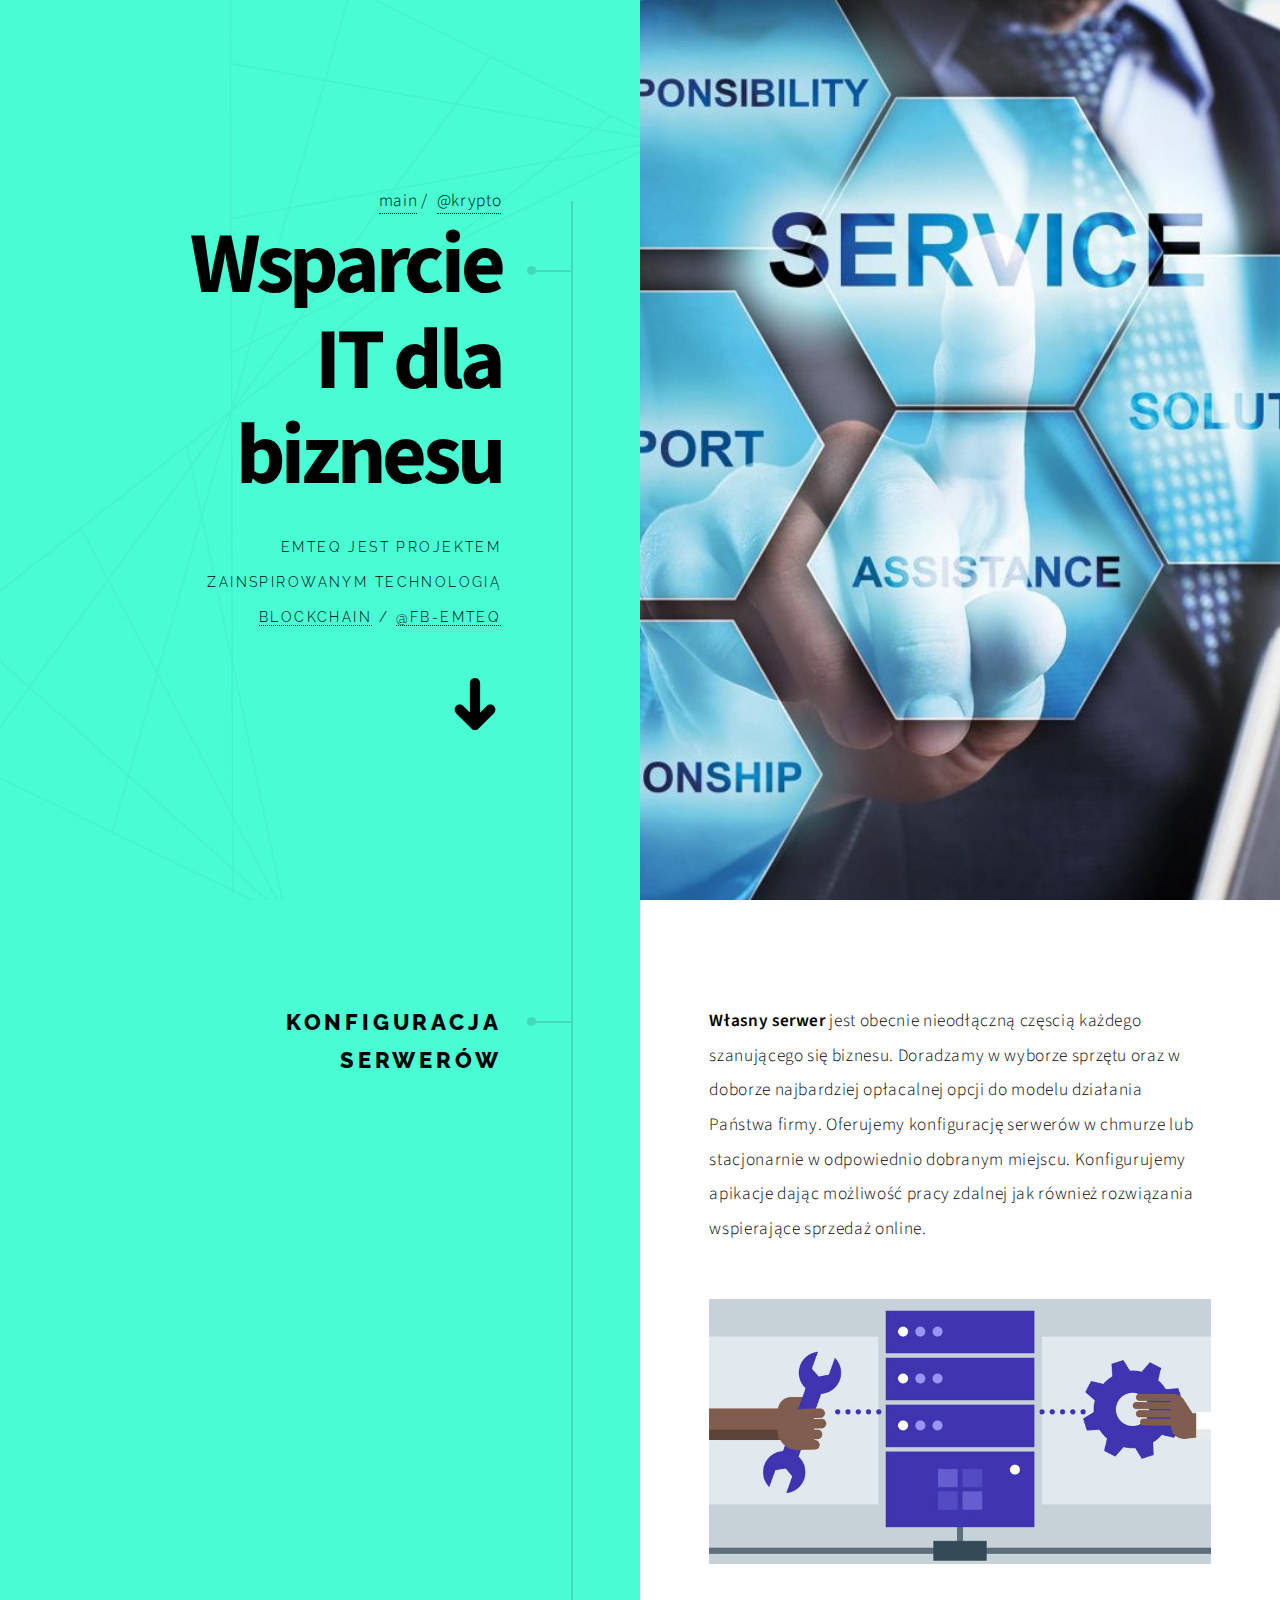
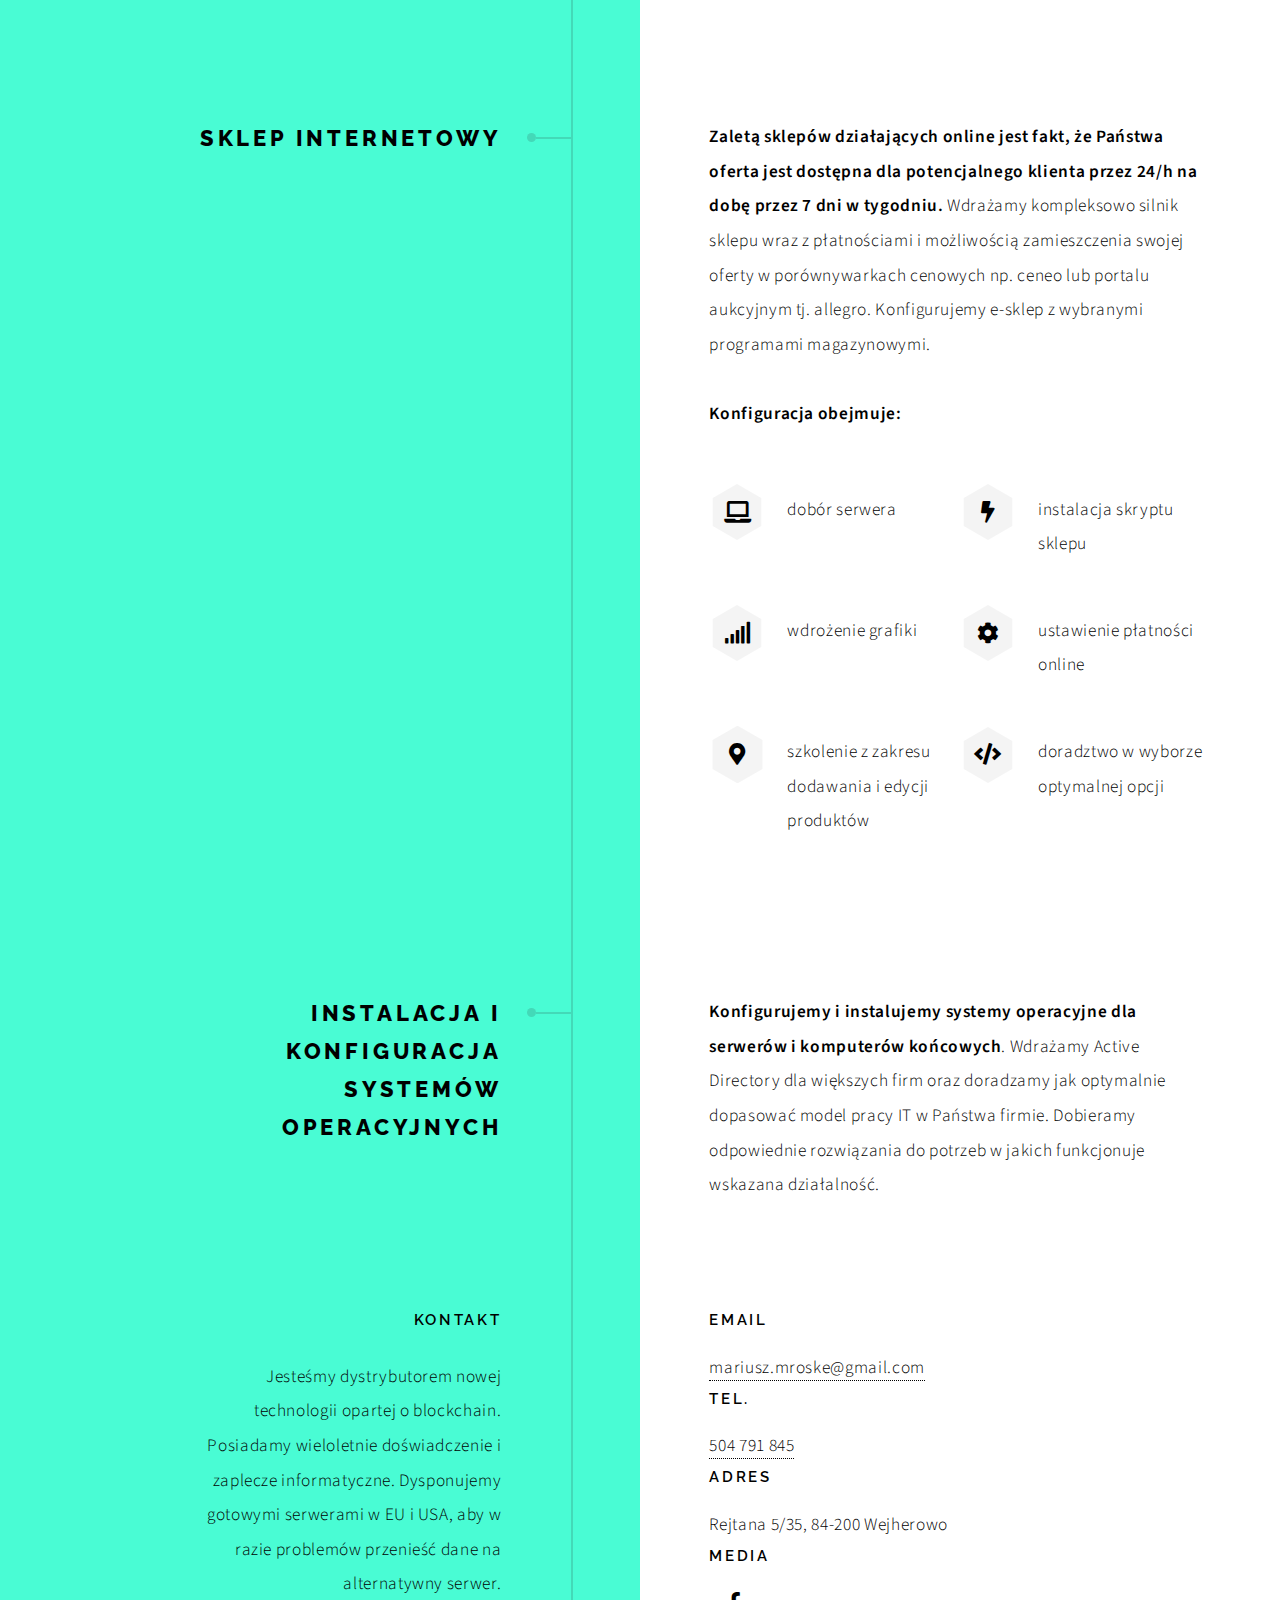
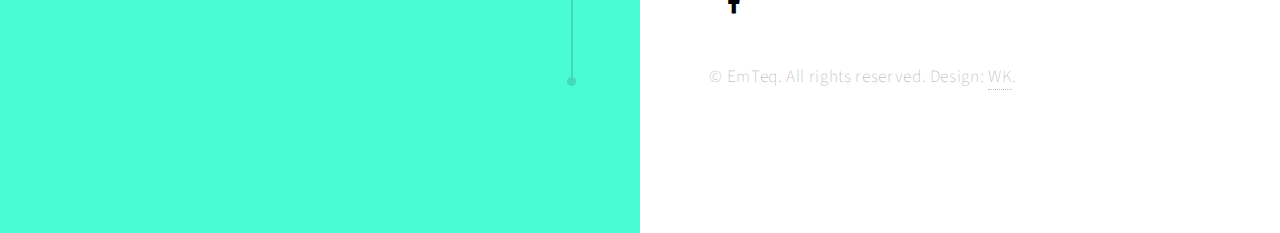
<file: index.html>
<!DOCTYPE HTML>
<!--
	Paradigm Shift by HTML5 UP
	html5up.net | @ajlkn
	Free for personal and commercial use under the CCA 3.0 license (html5up.net/license)
-->
<html>
	<head>
		<title>EmTeq - Wsparcie IT</title>
		<meta charset="utf-8" />
		<meta name="viewport" content="width=device-width, initial-scale=1, user-scalable=no" />
		<link rel="stylesheet" href="assets/css/main.css" />
		<link rel="apple-touch-icon" sizes="180x180" href="favicon/apple-touch-icon.png">
<link rel="icon" type="image/png" sizes="32x32" href="favicon/favicon-32x32.png">
<link rel="icon" type="image/png" sizes="16x16" href="favicon/favicon-16x16.png">
<link rel="manifest" href="favicon/site.webmanifest">
<link rel="mask-icon" href="favicon/safari-pinned-tab.svg" color="#5bbad5">
<meta name="msapplication-TileColor" content="#da532c">
<meta name="theme-color" content="#ffffff">
	</head>
	<body class="is-preload">

		<!-- Wrapper -->
			<div id="wrapper">

				<!-- Intro -->
					<section class="intro">
						<header>
<nav>
						<ul><li><a href="/">main</a></li> / <li><a href="kryptowaluty.html">@krypto</a></li></ul></nav>
							<h1>Wsparcie IT dla biznesu</h1>
							<p>EmTeq jest projektem zainspirowanym technologią <a href="https://pl.wikipedia.org/wiki/Blockchain">blockchain</a> / <a href="https://www.facebook.com/emteqwwo/">@FB-emteq</a></p>
							<ul class="actions">
								<li><a href="#first" class="arrow scrolly"><span class="label">Next</span></a></li>
							</ul>
						</header>
						<div class="content">
							<span class="image fill" data-position="center"><img src="images/pic03.jpg" alt="" /></span>
						</div>
					</section>

				<!-- Section -->
					<section id="first">
						<header>
							<h2>Konfiguracja serwerów</h2>
							
						</header>
						<div class="content">
							<p><strong>Własny serwer</strong> jest obecnie nieodłączną częscią każdego szanującego się biznesu. Doradzamy w wyborze sprzętu oraz w doborze najbardziej opłacalnej opcji do modelu działania Państwa firmy. Oferujemy konfigurację serwerów w chmurze lub stacjonarnie w odpowiednio dobranym miejscu. Konfigurujemy apikacje dając możliwość pracy zdalnej jak również rozwiązania wspierające sprzedaż online.</p>
							<span class="image main"><img src="images/pic04.jpg" alt="" /></span>
						</div>
					</section>

				<!-- Section -->
					<section id="sec">
						<header>
							<h2>Sklep internetowy</h2>
							
						</header>
						<div class="content">
							<p><strong>Zaletą sklepów działających online jest fakt, że Państwa oferta jest dostępna dla potencjalnego klienta przez 24/h na dobę przez 7 dni w tygodniu.</strong> Wdrażamy kompleksowo silnik sklepu wraz z płatnościami i możliwością zamieszczenia swojej oferty w porównywarkach cenowych np. ceneo lub portalu aukcyjnym tj. allegro. Konfigurujemy e-sklep z wybranymi programami magazynowymi.</p>
							<p><strong>Konfiguracja obejmuje:</strong>
							<ul class="feature-icons">
								<li class="icon solid fa-laptop">dobór serwera</li>
								<li class="icon solid fa-bolt">instalacja skryptu sklepu</li>
								<li class="icon solid fa-signal">wdrożenie grafiki</li>
								<li class="icon solid fa-cog">ustawienie płatności online</li>
								<li class="icon solid fa-map-marker-alt">szkolenie z zakresu dodawania i edycji produktów</li>
								<li class="icon solid fa-code">doradztwo w wyborze optymalnej opcji</li>
							</ul>

						</div>
					</section>

				<!-- Section -->
					<section id="thr">
						<header>
							<h2>Instalacja i konfiguracja systemów operacyjnych</h2>
						</header>
						<div class="content">
							<p><strong>Konfigurujemy i instalujemy systemy operacyjne dla serwerów i komputerów końcowych</strong>. Wdrażamy Active Directory dla większych firm oraz doradzamy jak optymalnie dopasować model pracy IT w Państwa firmie. Dobieramy odpowiednie rozwiązania do potrzeb w jakich funkcjonuje wskazana działalność. </p>

							<!-- Section -->
								<section>
									<header>
										<h3>Kontakt</h3>
										<p>Jesteśmy dystrybutorem nowej technologii opartej o blockchain. Posiadamy wieloletnie doświadczenie i zaplecze informatyczne. Dysponujemy gotowymi serwerami w EU i USA, aby w razie problemów przenieść dane na alternatywny serwer.</p>
									</header>
									<div class="content">
											<footer>
							<ul class="items">
								<li>
									<h3>Email</h3>
									<a href="#">mariusz.mroske@gmail.com</a>
								</li>
								<li>
									<h3>Tel.</h3>
									<a href="#">504 791 845</a>
								</li>
								<li>
									<h3>Adres</h3>
									<span>Rejtana 5/35, 84-200 Wejherowo</span>
								</li>
								<li>
									<h3>Media</h3>
									<ul class="icons">
									<!--	<li><a href="#" class="icon brands fa-twitter"><span class="label">Twitter</span></a></li>-->
										<li><a href="https://www.facebook.com/emteqwwo/" class="icon brands fa-facebook-f"><span class="label">Facebook</span></a></li>
									<!--	<li><a href="#" class="icon brands fa-instagram"><span class="label">Instagram</span></a></li>-->
									<!--	<li><a href="#" class="icon brands fa-linkedin-in"><span class="label">LinkedIn</span></a></li>-->
									<!--	<li><a href="#" class="icon brands fa-github"><span class="label">GitHub</span></a></li>-->
									<!--	<li><a href="#" class="icon brands fa-codepen"><span class="label">Codepen</span></a></li>-->
									</ul>
								</li>
							</ul>
						</footer>
									</div>
								</section>

							<!-- Section -->
					

						

						</div>
					</section>

			

				<!-- Elements -->
				<!--
					<section>
						<header>
							<h2>Elements</h2>
						</header>
						<div class="content">

							<section>
								<header>
									<h3>Text</h3>
								</header>
								<div class="content">
									<p>This is <b>bold</b> and this is <strong>strong</strong>. This is <i>italic</i> and this is <em>emphasized</em>.
									This is <sup>superscript</sup> text and this is <sub>subscript</sub> text.
									This is <u>underlined</u> and this is code: <code>for (;;) { ... }</code>. Finally, <a href="#">this is a link</a>.</p>
									<hr />
									<h2>Heading Level 2</h2>
									<h3>Heading Level 3</h3>
									<h4>Heading Level 4</h4>
									<h5>Heading Level 5</h5>
									<hr />
									<h5>Blockquote</h5>
									<blockquote>Fringilla nisl. Donec accumsan interdum nisi, quis tincidunt felis sagittis eget tempus euismod. Vestibulum ante ipsum primis in faucibus vestibulum. Blandit adipiscing eu felis iaculis volutpat ac adipiscing accumsan faucibus. Vestibulum ante ipsum primis in faucibus lorem ipsum dolor sit amet nullam adipiscing eu felis.</blockquote>
									<h5>Preformatted</h5>
									<pre><code>i = 0;

while (!deck.isInOrder()) {
  print 'Iteration ' + i;
  deck.shuffle();
  i++;
}

print 'Sorted in ' + i + ' iterations.';</code></pre>
								</div>
							</section>

							<section>
								<header>
									<h3>Lists</h3>
								</header>
								<div class="content">

									<h4>Unordered</h4>
									<ul>
										<li>Dolor pulvinar etiam.</li>
										<li>Sagittis adipiscing.</li>
										<li>Felis enim feugiat.</li>
									</ul>

									<h4>Alternate</h4>
									<ul class="alt">
										<li>Dolor pulvinar etiam.</li>
										<li>Sagittis adipiscing.</li>
										<li>Felis enim feugiat.</li>
									</ul>

									<h4>Ordered</h4>
									<ol>
										<li>Dolor pulvinar etiam.</li>
										<li>Etiam vel felis viverra.</li>
										<li>Felis enim feugiat.</li>
										<li>Dolor pulvinar etiam.</li>
										<li>Etiam vel felis lorem.</li>
										<li>Felis enim et feugiat.</li>
									</ol>
									<h4>Icons</h4>
									<ul class="icons">
										<li><a href="#" class="icon brands fa-twitter"><span class="label">Twitter</span></a></li>
										<li><a href="#" class="icon brands fa-facebook-f"><span class="label">Facebook</span></a></li>
										<li><a href="#" class="icon brands fa-instagram"><span class="label">Instagram</span></a></li>
										<li><a href="#" class="icon brands fa-github"><span class="label">Github</span></a></li>
									</ul>

									<h4>Actions</h4>
									<ul class="actions">
										<li><a href="#" class="button primary">Default</a></li>
										<li><a href="#" class="button">Default</a></li>
									</ul>
									<ul class="actions stacked">
										<li><a href="#" class="button primary">Default</a></li>
										<li><a href="#" class="button">Default</a></li>
									</ul>
								</div>
							</section>

							<section>
								<header>
									<h3>Table</h3>
								</header>
								<div class="content">
									<h4>Default</h4>
									<div class="table-wrapper">
										<table>
											<thead>
												<tr>
													<th>Name</th>
													<th>Description</th>
													<th>Price</th>
												</tr>
											</thead>
											<tbody>
												<tr>
													<td>Item One</td>
													<td>Ante turpis integer aliquet porttitor.</td>
													<td>29.99</td>
												</tr>
												<tr>
													<td>Item Two</td>
													<td>Vis ac commodo adipiscing arcu aliquet.</td>
													<td>19.99</td>
												</tr>
												<tr>
													<td>Item Three</td>
													<td> Morbi faucibus arcu accumsan lorem.</td>
													<td>29.99</td>
												</tr>
												<tr>
													<td>Item Four</td>
													<td>Vitae integer tempus condimentum.</td>
													<td>19.99</td>
												</tr>
												<tr>
													<td>Item Five</td>
													<td>Ante turpis integer aliquet porttitor.</td>
													<td>29.99</td>
												</tr>
											</tbody>
											<tfoot>
												<tr>
													<td colspan="2"></td>
													<td>100.00</td>
												</tr>
											</tfoot>
										</table>
									</div>

									<h4>Alternate</h4>
									<div class="table-wrapper">
										<table class="alt">
											<thead>
												<tr>
													<th>Name</th>
													<th>Description</th>
													<th>Price</th>
												</tr>
											</thead>
											<tbody>
												<tr>
													<td>Item One</td>
													<td>Ante turpis integer aliquet porttitor.</td>
													<td>29.99</td>
												</tr>
												<tr>
													<td>Item Two</td>
													<td>Vis ac commodo adipiscing arcu aliquet.</td>
													<td>19.99</td>
												</tr>
												<tr>
													<td>Item Three</td>
													<td> Morbi faucibus arcu accumsan lorem.</td>
													<td>29.99</td>
												</tr>
												<tr>
													<td>Item Four</td>
													<td>Vitae integer tempus condimentum.</td>
													<td>19.99</td>
												</tr>
												<tr>
													<td>Item Five</td>
													<td>Ante turpis integer aliquet porttitor.</td>
													<td>29.99</td>
												</tr>
											</tbody>
											<tfoot>
												<tr>
													<td colspan="2"></td>
													<td>100.00</td>
												</tr>
											</tfoot>
										</table>
									</div>
								</div>
							</section>

							<section>
								<header>
									<h3>Buttons</h3>
								</header>
								<div class="content">
									<ul class="actions">
										<li><a href="#" class="button primary">Primary</a></li>
										<li><a href="#" class="button">Default</a></li>
									</ul>
									<ul class="actions">
										<li><a href="#" class="button large">Large</a></li>
										<li><a href="#" class="button">Default</a></li>
										<li><a href="#" class="button small">Small</a></li>
									</ul>
									<ul class="actions">
										<li><a href="#" class="button primary icon solid fa-download">Icon</a></li>
										<li><a href="#" class="button icon solid fa-download">Icon</a></li>
									</ul>
									<ul class="actions">
										<li><span class="button primary disabled">Disabled</span></li>
										<li><span class="button disabled">Disabled</span></li>
									</ul>
								</div>
							</section>

							<section>
								<header>
									<h3>Form</h3>
								</header>
								<div class="content">
									<form method="post" action="#">
										<div class="fields">
											<div class="field half">
												<label for="demo-name">Name</label>
												<input type="text" name="demo-name" id="demo-name" value="" placeholder="Jane Doe" />
											</div>
											<div class="field half">
												<label for="demo-email">Email</label>
												<input type="email" name="demo-email" id="demo-email" value="" placeholder="jane@untitled.tld" />
											</div>
											<div class="field">
												<label for="demo-category">Category</label>
												<select name="demo-category" id="demo-category">
													<option value="">-</option>
													<option value="1">Manufacturing</option>
													<option value="1">Shipping</option>
													<option value="1">Administration</option>
													<option value="1">Human Resources</option>
												</select>
											</div>
											<div class="field half">
												<input type="radio" id="demo-priority-low" name="demo-priority" checked>
												<label for="demo-priority-low">Low</label>
											</div>
											<div class="field half">
												<input type="radio" id="demo-priority-high" name="demo-priority">
												<label for="demo-priority-high">High</label>
											</div>
											<div class="field half">
												<input type="checkbox" id="demo-copy" name="demo-copy">
												<label for="demo-copy">Email me a copy</label>
											</div>
											<div class="field half">
												<input type="checkbox" id="demo-human" name="demo-human" checked>
												<label for="demo-human">Not a robot</label>
											</div>
											<div class="field">
												<label for="demo-message">Message</label>
												<textarea name="demo-message" id="demo-message" placeholder="Enter your message" rows="6"></textarea>
											</div>
										</div>
										<ul class="actions">
											<li><input type="submit" value="Send Message" class="primary" /></li>
											<li><input type="reset" value="Reset" /></li>
										</ul>
									</form>
								</div>
							</section>

						</div>
					</section>
				-->

		

				<!-- Copyright -->
					<div class="copyright">&copy; EmTeq. All rights reserved. Design: <a href="https://wejherkomputer.pl">WK</a>.</div>

			</div>

		<!-- Scripts -->
			<script src="assets/js/jquery.min.js"></script>
			<script src="assets/js/jquery.scrolly.min.js"></script>
			<script src="assets/js/browser.min.js"></script>
			<script src="assets/js/breakpoints.min.js"></script>
			<script src="assets/js/util.js"></script>
			<script src="assets/js/main.js"></script>

	</body>
</html>
</file>
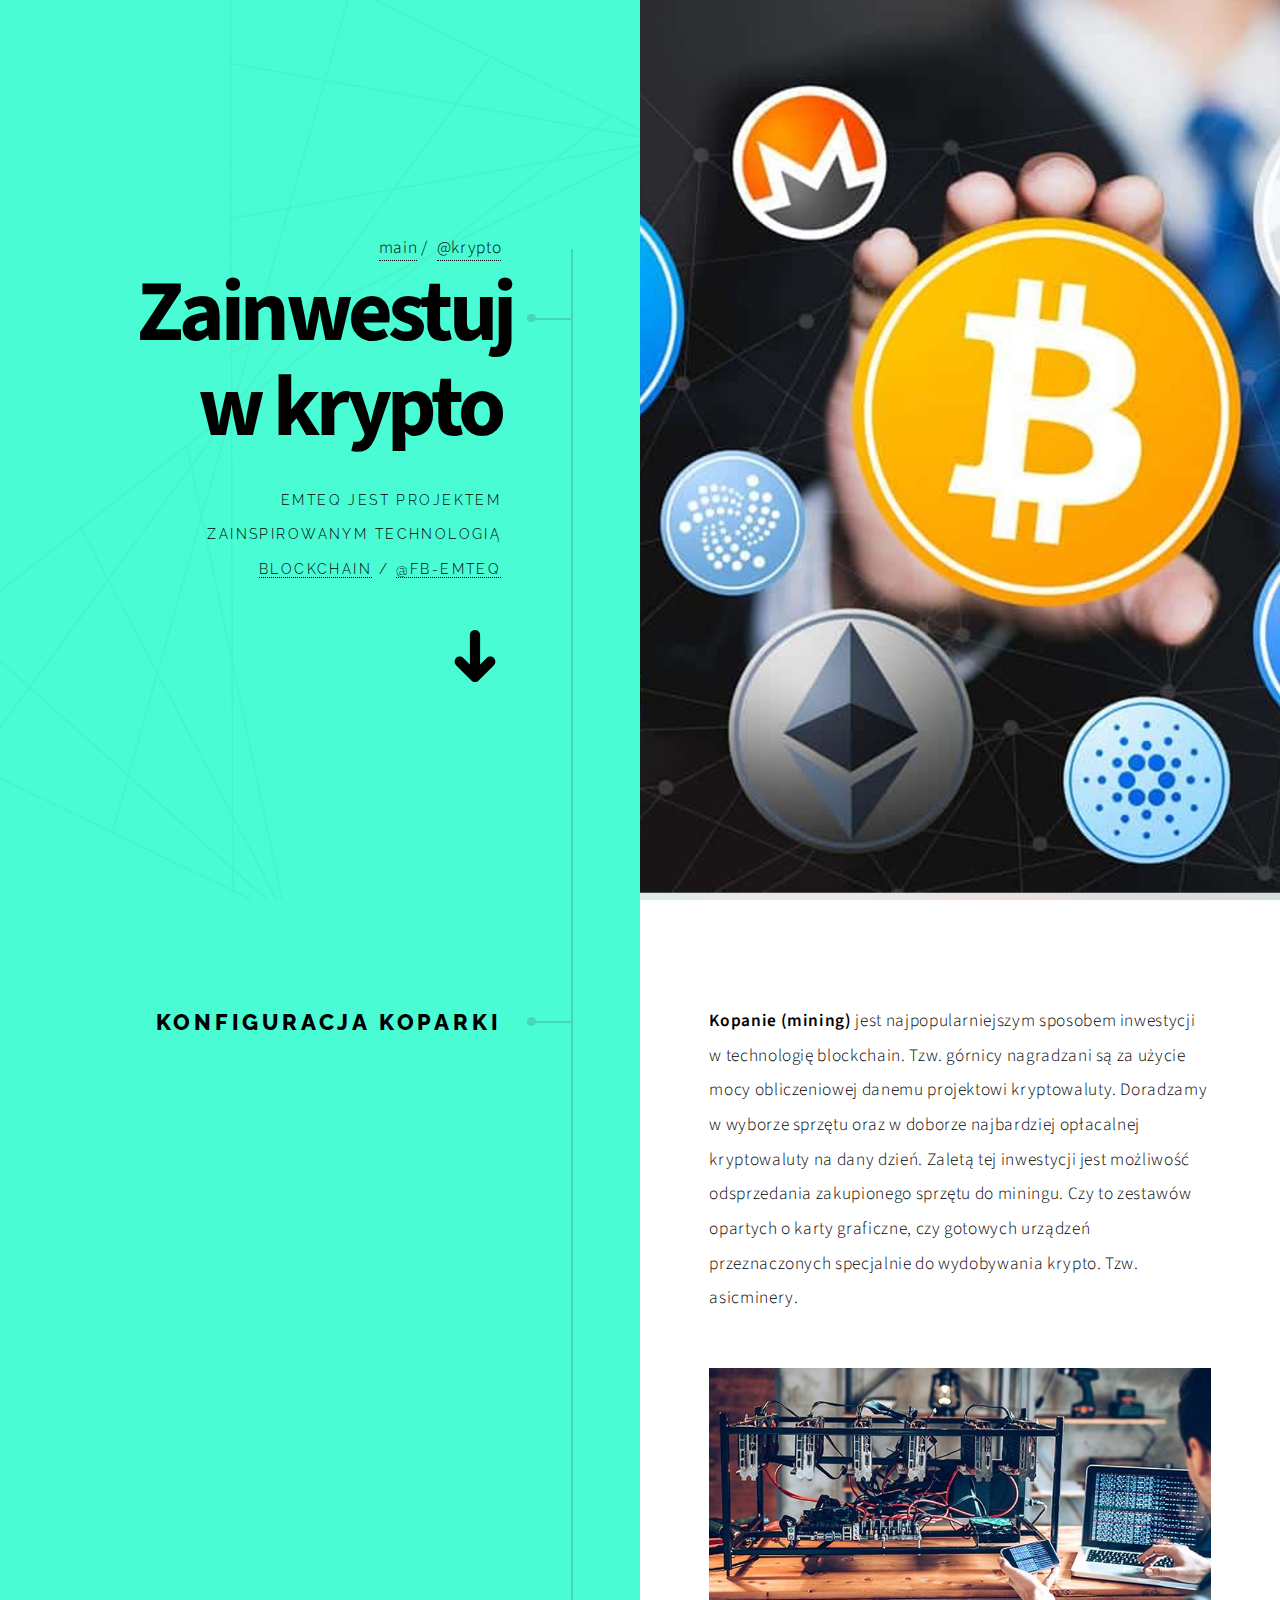
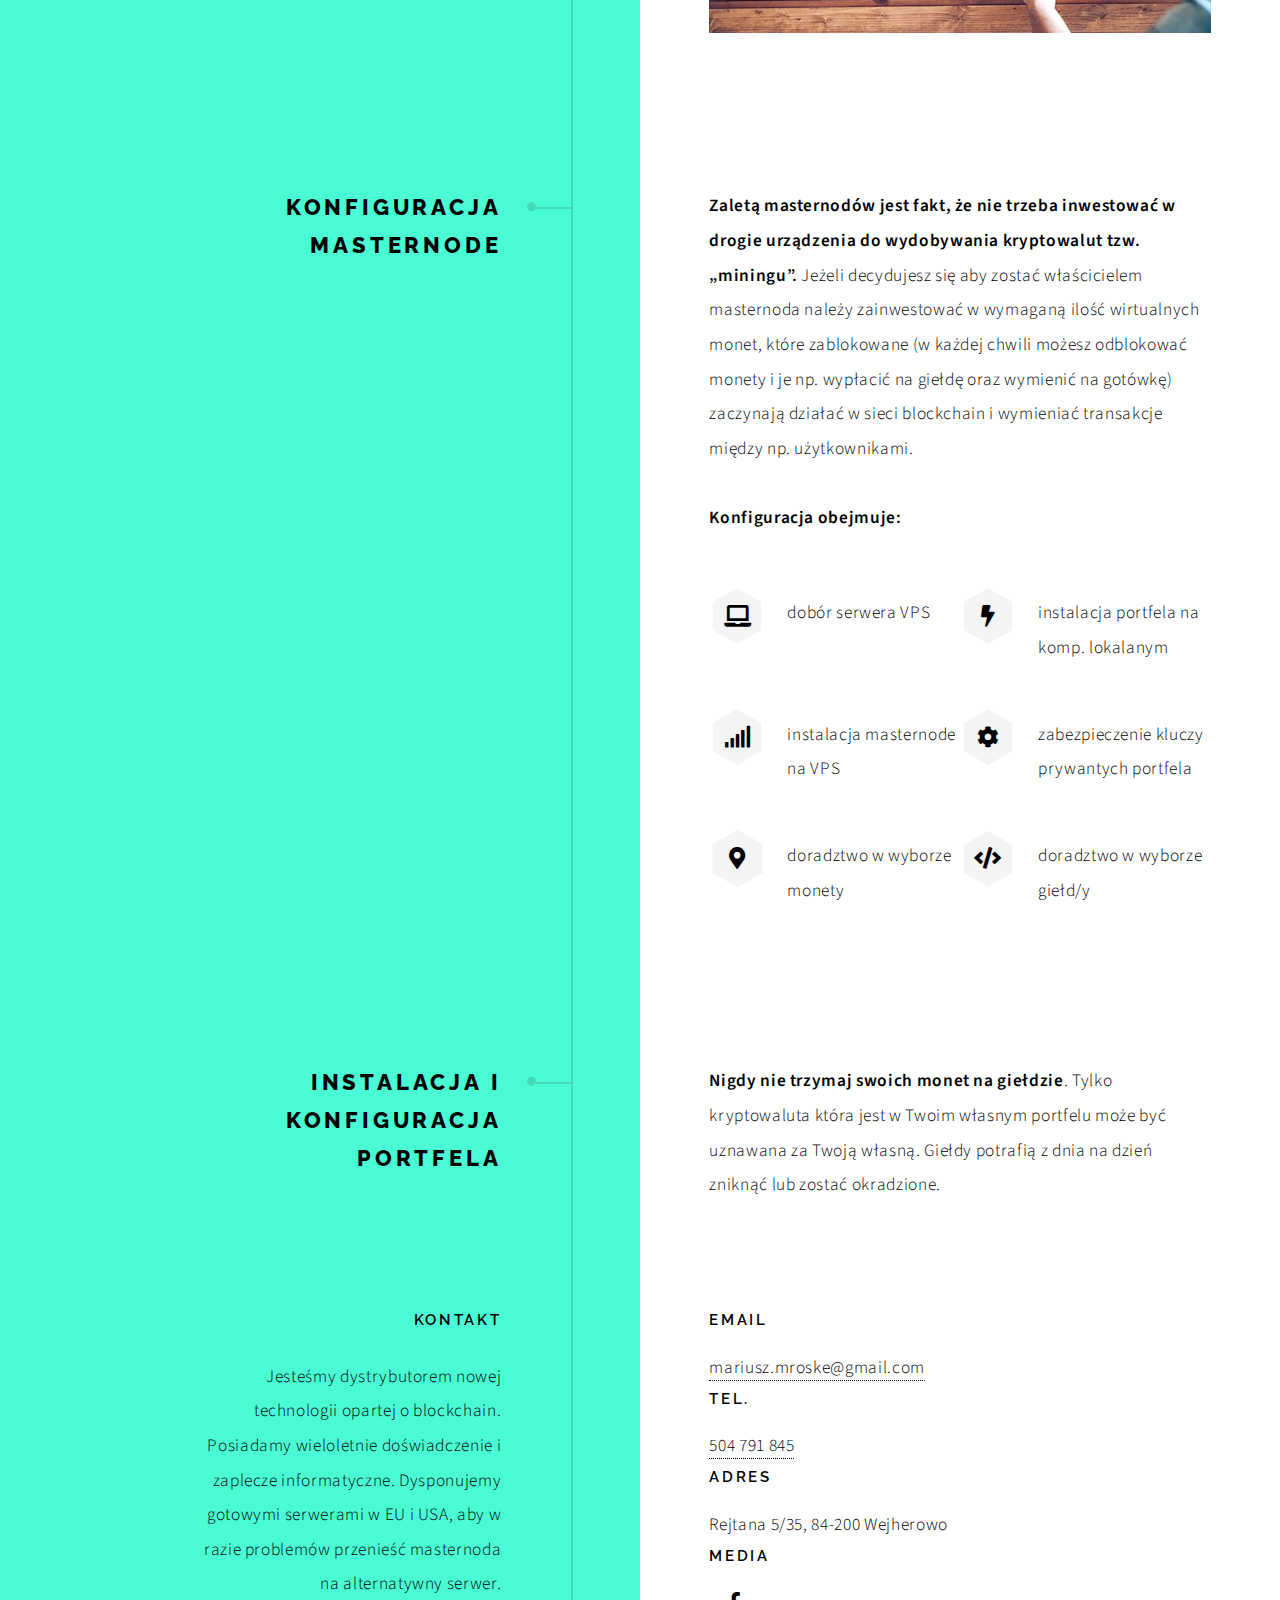
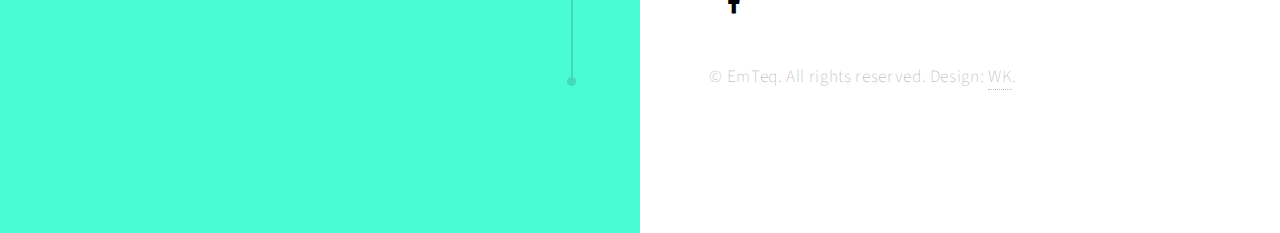
<file: kryptowaluty.html>
<!DOCTYPE HTML>
<!--
	Paradigm Shift by HTML5 UP
	html5up.net | @ajlkn
	Free for personal and commercial use under the CCA 3.0 license (html5up.net/license)
-->
<html>
	<head>
		<title>EmTeq -  Zainwestuj w kryptowaluty</title>
		<meta charset="utf-8" />
		<meta name="viewport" content="width=device-width, initial-scale=1, user-scalable=no" />
		<meta name="description" content="Jesteśmy dystrybutorem nowej technologii masternode. Posiadamy wieloletnie doświadczenie i zaplecze informatyczne. Dysponujemy gotowymi serwerami w EU i USA" />
		<meta name="keywords" content="Masternodes, blockchain, kryptowaluty, obsługa, masternody, serwis, mining" />
		<link rel="stylesheet" href="assets/css/main.css" />
		<link rel="apple-touch-icon" sizes="180x180" href="favicon/apple-touch-icon.png">
<link rel="icon" type="image/png" sizes="32x32" href="favicon/favicon-32x32.png">
<link rel="icon" type="image/png" sizes="16x16" href="favicon/favicon-16x16.png">
<link rel="manifest" href="favicon/site.webmanifest">
<link rel="mask-icon" href="favicon/safari-pinned-tab.svg" color="#5bbad5">
<meta name="msapplication-TileColor" content="#da532c">
<meta name="theme-color" content="#ffffff">
	</head>
	<body class="is-preload">

		<!-- Wrapper -->
			<div id="wrapper">

				<!-- Intro -->
					<section class="intro">
						<header>
						<nav>
						<ul><li><a href="/">main</a></li> / <li><a href="kryptowaluty.html">@krypto</a></li></ul></nav>
							<h1>Zainwestuj w krypto</h1>
							<p>EmTeq jest projektem zainspirowanym technologią <a href="https://pl.wikipedia.org/wiki/Blockchain">blockchain</a> / <a href="https://www.facebook.com/emteqwwo/">@FB-emteq</a></p>
							<ul class="actions">
								<li><a href="#first" class="arrow scrolly"><span class="label">Next</span></a></li>
							</ul>
						</header>
						<div class="content">
							<span class="image fill" data-position="center"><img src="images/pic01.jpg" alt="" /></span>
						</div>
					</section>

				<!-- Section -->
					<section id="first">
						<header>
							<h2>Konfiguracja koparki</h2>
							
						</header>
						<div class="content">
							<p><strong>Kopanie (mining)</strong> jest najpopularniejszym sposobem inwestycji w technologię blockchain. Tzw. górnicy nagradzani są za użycie mocy obliczeniowej danemu projektowi kryptowaluty. Doradzamy w wyborze sprzętu oraz w doborze najbardziej opłacalnej kryptowaluty na dany dzień. Zaletą tej inwestycji jest możliwość odsprzedania zakupionego sprzętu do miningu. Czy to zestawów opartych o karty graficzne, czy gotowych urządzeń przeznaczonych specjalnie do wydobywania krypto. Tzw. asicminery.</p>
							<span class="image main"><img src="images/pic02.jpg" alt="" /></span>
						</div>
					</section>

				<!-- Section -->
					<section id="sec">
						<header>
							<h2>Konfiguracja Masternode</h2>
							
						</header>
						<div class="content">
							<p><strong>Zaletą masternodów jest fakt, że nie trzeba inwestować w drogie urządzenia do wydobywania kryptowalut tzw. „miningu”.</strong> Jeżeli decydujesz się aby zostać właścicielem masternoda należy zainwestować w wymaganą ilość wirtualnych monet, które zablokowane (w każdej chwili możesz odblokować monety i je np. wypłacić na giełdę oraz wymienić na gotówkę) zaczynają działać w sieci blockchain i wymieniać transakcje między np. użytkownikami.</p>
							<p><strong>Konfiguracja obejmuje:</strong>
							<ul class="feature-icons">
								<li class="icon solid fa-laptop">dobór serwera VPS</li>
								<li class="icon solid fa-bolt">instalacja portfela na komp. lokalanym</li>
								<li class="icon solid fa-signal">instalacja masternode na VPS</li>
								<li class="icon solid fa-cog">zabezpieczenie kluczy prywantych portfela</li>
								<li class="icon solid fa-map-marker-alt">doradztwo w wyborze monety </li>
								<li class="icon solid fa-code">doradztwo w wyborze giełd/y</li>
							</ul>

						</div>
					</section>

				<!-- Section -->
					<section id="thr">
						<header>
							<h2>Instalacja i konfiguracja portfela</h2>
						</header>
						<div class="content">
							<p><strong>Nigdy nie trzymaj swoich monet na giełdzie</strong>. Tylko kryptowaluta która jest w Twoim własnym portfelu może być uznawana za Twoją własną. Giełdy potrafią z dnia na dzień zniknąć lub zostać okradzione.</p>

							<!-- Section -->
								<section>
									<header>
										<h3>Kontakt</h3>
										<p>Jesteśmy dystrybutorem nowej technologii opartej o blockchain. Posiadamy wieloletnie doświadczenie i zaplecze informatyczne. Dysponujemy gotowymi serwerami w EU i USA, aby w razie problemów przenieść masternoda na alternatywny serwer.</p>
									</header>
									<div class="content">
											<footer>
							<ul class="items">
								<li>
									<h3>Email</h3>
									<a href="#">mariusz.mroske@gmail.com</a>
								</li>
								<li>
									<h3>Tel.</h3>
									<a href="#">504 791 845</a>
								</li>
								<li>
									<h3>Adres</h3>
									<span>Rejtana 5/35, 84-200 Wejherowo</span>
								</li>
								<li>
									<h3>Media</h3>
									<ul class="icons">
									<!--	<li><a href="#" class="icon brands fa-twitter"><span class="label">Twitter</span></a></li>-->
										<li><a href="https://www.facebook.com/emteqwwo/" class="icon brands fa-facebook-f"><span class="label">Facebook</span></a></li>
									<!--	<li><a href="#" class="icon brands fa-instagram"><span class="label">Instagram</span></a></li>-->
									<!--	<li><a href="#" class="icon brands fa-linkedin-in"><span class="label">LinkedIn</span></a></li>-->
									<!--	<li><a href="#" class="icon brands fa-github"><span class="label">GitHub</span></a></li>-->
									<!--	<li><a href="#" class="icon brands fa-codepen"><span class="label">Codepen</span></a></li>-->
									</ul>
								</li>
							</ul>
						</footer>
									</div>
								</section>

							<!-- Section -->
					

						

						</div>
					</section>

			

				<!-- Elements -->
				<!--
					<section>
						<header>
							<h2>Elements</h2>
						</header>
						<div class="content">

							<section>
								<header>
									<h3>Text</h3>
								</header>
								<div class="content">
									<p>This is <b>bold</b> and this is <strong>strong</strong>. This is <i>italic</i> and this is <em>emphasized</em>.
									This is <sup>superscript</sup> text and this is <sub>subscript</sub> text.
									This is <u>underlined</u> and this is code: <code>for (;;) { ... }</code>. Finally, <a href="#">this is a link</a>.</p>
									<hr />
									<h2>Heading Level 2</h2>
									<h3>Heading Level 3</h3>
									<h4>Heading Level 4</h4>
									<h5>Heading Level 5</h5>
									<hr />
									<h5>Blockquote</h5>
									<blockquote>Fringilla nisl. Donec accumsan interdum nisi, quis tincidunt felis sagittis eget tempus euismod. Vestibulum ante ipsum primis in faucibus vestibulum. Blandit adipiscing eu felis iaculis volutpat ac adipiscing accumsan faucibus. Vestibulum ante ipsum primis in faucibus lorem ipsum dolor sit amet nullam adipiscing eu felis.</blockquote>
									<h5>Preformatted</h5>
									<pre><code>i = 0;

while (!deck.isInOrder()) {
  print 'Iteration ' + i;
  deck.shuffle();
  i++;
}

print 'Sorted in ' + i + ' iterations.';</code></pre>
								</div>
							</section>

							<section>
								<header>
									<h3>Lists</h3>
								</header>
								<div class="content">

									<h4>Unordered</h4>
									<ul>
										<li>Dolor pulvinar etiam.</li>
										<li>Sagittis adipiscing.</li>
										<li>Felis enim feugiat.</li>
									</ul>

									<h4>Alternate</h4>
									<ul class="alt">
										<li>Dolor pulvinar etiam.</li>
										<li>Sagittis adipiscing.</li>
										<li>Felis enim feugiat.</li>
									</ul>

									<h4>Ordered</h4>
									<ol>
										<li>Dolor pulvinar etiam.</li>
										<li>Etiam vel felis viverra.</li>
										<li>Felis enim feugiat.</li>
										<li>Dolor pulvinar etiam.</li>
										<li>Etiam vel felis lorem.</li>
										<li>Felis enim et feugiat.</li>
									</ol>
									<h4>Icons</h4>
									<ul class="icons">
										<li><a href="#" class="icon brands fa-twitter"><span class="label">Twitter</span></a></li>
										<li><a href="#" class="icon brands fa-facebook-f"><span class="label">Facebook</span></a></li>
										<li><a href="#" class="icon brands fa-instagram"><span class="label">Instagram</span></a></li>
										<li><a href="#" class="icon brands fa-github"><span class="label">Github</span></a></li>
									</ul>

									<h4>Actions</h4>
									<ul class="actions">
										<li><a href="#" class="button primary">Default</a></li>
										<li><a href="#" class="button">Default</a></li>
									</ul>
									<ul class="actions stacked">
										<li><a href="#" class="button primary">Default</a></li>
										<li><a href="#" class="button">Default</a></li>
									</ul>
								</div>
							</section>

							<section>
								<header>
									<h3>Table</h3>
								</header>
								<div class="content">
									<h4>Default</h4>
									<div class="table-wrapper">
										<table>
											<thead>
												<tr>
													<th>Name</th>
													<th>Description</th>
													<th>Price</th>
												</tr>
											</thead>
											<tbody>
												<tr>
													<td>Item One</td>
													<td>Ante turpis integer aliquet porttitor.</td>
													<td>29.99</td>
												</tr>
												<tr>
													<td>Item Two</td>
													<td>Vis ac commodo adipiscing arcu aliquet.</td>
													<td>19.99</td>
												</tr>
												<tr>
													<td>Item Three</td>
													<td> Morbi faucibus arcu accumsan lorem.</td>
													<td>29.99</td>
												</tr>
												<tr>
													<td>Item Four</td>
													<td>Vitae integer tempus condimentum.</td>
													<td>19.99</td>
												</tr>
												<tr>
													<td>Item Five</td>
													<td>Ante turpis integer aliquet porttitor.</td>
													<td>29.99</td>
												</tr>
											</tbody>
											<tfoot>
												<tr>
													<td colspan="2"></td>
													<td>100.00</td>
												</tr>
											</tfoot>
										</table>
									</div>

									<h4>Alternate</h4>
									<div class="table-wrapper">
										<table class="alt">
											<thead>
												<tr>
													<th>Name</th>
													<th>Description</th>
													<th>Price</th>
												</tr>
											</thead>
											<tbody>
												<tr>
													<td>Item One</td>
													<td>Ante turpis integer aliquet porttitor.</td>
													<td>29.99</td>
												</tr>
												<tr>
													<td>Item Two</td>
													<td>Vis ac commodo adipiscing arcu aliquet.</td>
													<td>19.99</td>
												</tr>
												<tr>
													<td>Item Three</td>
													<td> Morbi faucibus arcu accumsan lorem.</td>
													<td>29.99</td>
												</tr>
												<tr>
													<td>Item Four</td>
													<td>Vitae integer tempus condimentum.</td>
													<td>19.99</td>
												</tr>
												<tr>
													<td>Item Five</td>
													<td>Ante turpis integer aliquet porttitor.</td>
													<td>29.99</td>
												</tr>
											</tbody>
											<tfoot>
												<tr>
													<td colspan="2"></td>
													<td>100.00</td>
												</tr>
											</tfoot>
										</table>
									</div>
								</div>
							</section>

							<section>
								<header>
									<h3>Buttons</h3>
								</header>
								<div class="content">
									<ul class="actions">
										<li><a href="#" class="button primary">Primary</a></li>
										<li><a href="#" class="button">Default</a></li>
									</ul>
									<ul class="actions">
										<li><a href="#" class="button large">Large</a></li>
										<li><a href="#" class="button">Default</a></li>
										<li><a href="#" class="button small">Small</a></li>
									</ul>
									<ul class="actions">
										<li><a href="#" class="button primary icon solid fa-download">Icon</a></li>
										<li><a href="#" class="button icon solid fa-download">Icon</a></li>
									</ul>
									<ul class="actions">
										<li><span class="button primary disabled">Disabled</span></li>
										<li><span class="button disabled">Disabled</span></li>
									</ul>
								</div>
							</section>

							<section>
								<header>
									<h3>Form</h3>
								</header>
								<div class="content">
									<form method="post" action="#">
										<div class="fields">
											<div class="field half">
												<label for="demo-name">Name</label>
												<input type="text" name="demo-name" id="demo-name" value="" placeholder="Jane Doe" />
											</div>
											<div class="field half">
												<label for="demo-email">Email</label>
												<input type="email" name="demo-email" id="demo-email" value="" placeholder="jane@untitled.tld" />
											</div>
											<div class="field">
												<label for="demo-category">Category</label>
												<select name="demo-category" id="demo-category">
													<option value="">-</option>
													<option value="1">Manufacturing</option>
													<option value="1">Shipping</option>
													<option value="1">Administration</option>
													<option value="1">Human Resources</option>
												</select>
											</div>
											<div class="field half">
												<input type="radio" id="demo-priority-low" name="demo-priority" checked>
												<label for="demo-priority-low">Low</label>
											</div>
											<div class="field half">
												<input type="radio" id="demo-priority-high" name="demo-priority">
												<label for="demo-priority-high">High</label>
											</div>
											<div class="field half">
												<input type="checkbox" id="demo-copy" name="demo-copy">
												<label for="demo-copy">Email me a copy</label>
											</div>
											<div class="field half">
												<input type="checkbox" id="demo-human" name="demo-human" checked>
												<label for="demo-human">Not a robot</label>
											</div>
											<div class="field">
												<label for="demo-message">Message</label>
												<textarea name="demo-message" id="demo-message" placeholder="Enter your message" rows="6"></textarea>
											</div>
										</div>
										<ul class="actions">
											<li><input type="submit" value="Send Message" class="primary" /></li>
											<li><input type="reset" value="Reset" /></li>
										</ul>
									</form>
								</div>
							</section>

						</div>
					</section>
				-->

		

				<!-- Copyright -->
					<div class="copyright">&copy; EmTeq. All rights reserved. Design: <a href="https://wejherkomputer.pl">WK</a>.</div>

			</div>

		<!-- Scripts -->
			<script src="assets/js/jquery.min.js"></script>
			<script src="assets/js/jquery.scrolly.min.js"></script>
			<script src="assets/js/browser.min.js"></script>
			<script src="assets/js/breakpoints.min.js"></script>
			<script src="assets/js/util.js"></script>
			<script src="assets/js/main.js"></script>

	</body>
</html>
</file>
<file: assets/css/main.css>
@import url(fontawesome-all.min.css);
@import url("https://fonts.googleapis.com/css?family=Source+Sans+Pro:300,600,700,300i,600i,700i|Raleway:600,800");

/*
	Paradigm Shift by HTML5 UP
	html5up.net | @ajlkn
	Free for personal and commercial use under the CCA 3.0 license (html5up.net/license)
*/

html, body, div, span, applet, object,
iframe, h1, h2, h3, h4, h5, h6, p, blockquote,
pre, a, abbr, acronym, address, big, cite,
code, del, dfn, em, img, ins, kbd, q, s, samp,
small, strike, strong, sub, sup, tt, var, b,
u, i, center, dl, dt, dd, ol, ul, li, fieldset,
form, label, legend, table, caption, tbody,
tfoot, thead, tr, th, td, article, aside,
canvas, details, embed, figure, figcaption,
footer, header, hgroup, menu, nav, output, ruby,
section, summary, time, mark, audio, video {
	margin: 0;
	padding: 0;
	border: 0;
	font-size: 100%;
	font: inherit;
	vertical-align: baseline;}

article, aside, details, figcaption, figure,
footer, header, hgroup, menu, nav, section {
	display: block;}

body {
	line-height: 1;
}

ol, ul {
	list-style: none;
}

blockquote, q {
	quotes: none;
}

	blockquote:before, blockquote:after, q:before, q:after {
		content: '';
		content: none;
	}

table {
	border-collapse: collapse;
	border-spacing: 0;
}

body {
	-webkit-text-size-adjust: none;
}

mark {
	background-color: transparent;
	color: inherit;
}

input::-moz-focus-inner {
	border: 0;
	padding: 0;
}

input, select, textarea {
	-moz-appearance: none;
	-webkit-appearance: none;
	-ms-appearance: none;
	appearance: none;
}

/* Basic */

	@-ms-viewport {
		width: device-width;
	}

	body {
		-ms-overflow-style: scrollbar;
	}

	@media screen and (max-width: 480px) {

		html, body {
			min-width: 320px;
		}

	}

	html {
		box-sizing: border-box;
	}

	*, *:before, *:after {
		box-sizing: inherit;
	}

	html {
		overflow-x: hidden;
	}

	body {
		background: #ffffff;
		overflow-x: hidden;
	}

		body.is-preload *, body.is-preload *:before, body.is-preload *:after {
			-moz-animation: none !important;
			-webkit-animation: none !important;
			-ms-animation: none !important;
			animation: none !important;
			-moz-transition: none !important;
			-webkit-transition: none !important;
			-ms-transition: none !important;
			transition: none !important;
		}

/* Typography */

	html {
		font-size: 18pt;
	}

		@media screen and (max-width: 1920px) {

			html {
				font-size: 13pt;
			}

		}

		@media screen and (max-width: 1152px) {

			html {
				font-size: 14pt;
			}

		}

		@media screen and (max-width: 736px) {

			html {
				font-size: 12pt;
			}

		}

		@media screen and (max-width: 480px) {

			html {
				font-size: 11pt;
			}

		}

	body {
		background-color: #ffffff;
		color: #000000;
	}

	body, input, select, textarea {
		color: #000000;
		font-family: "Source Sans Pro", Helvetica, sans-serif;
		font-size: 1rem;
		font-weight: 300;
		letter-spacing: 0.0375em;
		line-height: 2;
	}

	a {
		-moz-transition: border-bottom-color 0.25s ease-in-out;
		-webkit-transition: border-bottom-color 0.25s ease-in-out;
		-ms-transition: border-bottom-color 0.25s ease-in-out;
		transition: border-bottom-color 0.25s ease-in-out;
		text-decoration: none;
		color: #000000;
		border-bottom: dotted 1px;
	}

		a:hover {
			text-decoration: none;
			border-bottom-color: transparent;
		}

	strong, b {
		font-weight: 600;
		color: #000000;
	}

	em, i {
		font-style: italic;
	}

	p {
		margin: 0 0 2rem 0;
	}

	h1, h2, h3, h4, h5, h6 {
		color: #000000;
		font-family: "Raleway", Helvetica, sans-serif;
		font-weight: 600;
		letter-spacing: 0.175em;
		line-height: 1.75;
		margin: 0 0 1.5rem 0;
		text-transform: uppercase;
	}

		h1 a, h2 a, h3 a, h4 a, h5 a, h6 a {
			color: inherit;
			text-decoration: none;
		}

	h1 {
		font-family: "Source Sans Pro", Helvetica, sans-serif;
		font-size: 5rem;
		font-weight: 700;
		letter-spacing: -0.05em;
		line-height: 1.1;
		margin: 0 0 1.5rem 0;
		text-transform: none;
	}

	h2 {
		font-size: 1.25rem;
		font-weight: 800;
		margin: 0 0 2rem 0;
	}

	h3 {
		font-size: 0.875rem;
	}

	h4 {
		font-size: 0.875rem;
	}

	h5 {
		font-size: 0.75rem;
	}

	h6 {
		font-size: 0.625rem;
	}

	@media screen and (max-width: 736px) {

		h1 {
			font-size: 4.5rem;
			line-height: 1.1;
		}

		h2 {
			font-size: 1.25rem;
			line-height: 1.7;
		}

		h3 {
			font-size: 0.9rem;
		}

		h4 {
			font-size: 0.75rem;
		}

		h5 {
			font-size: 0.675rem;
		}

	}

	@media screen and (max-width: 360px) {

		h1 {
			font-size: 3.75rem;
		}

		h2 {
			font-size: 1.125rem;
		}

		h3 {
			font-size: 0.8rem;
		}

		h4 {
			font-size: 0.675rem;
		}

		h5 {
			font-size: 0.675rem;
		}

	}

	sub {
		font-size: 0.8rem;
		position: relative;
		top: 0.5rem;
	}

	sup {
		font-size: 0.8rem;
		position: relative;
		top: -0.5rem;
	}

	blockquote {
		border-left: solid 0.5rem rgba(144, 144, 144, 0.25);
		font-style: italic;
		margin: 0 0 2rem 0;
		padding: 1rem 0 1rem 2rem;
	}

	code {
		background: rgba(144, 144, 144, 0.1);
		border-radius: 0.325rem;
		font-family: "Courier New", monospace;
		font-size: 0.9rem;
		margin: 0 0.25rem;
		padding: 0.25rem 0.65rem;
	}

	pre {
		-webkit-overflow-scrolling: touch;
		font-family: "Courier New", monospace;
		font-size: 0.9rem;
		margin: 0 0 2rem 0;
		width: 100%;
	}

		pre code {
			display: block;
			line-height: 1.75;
			padding: 1rem 1.5rem;
			overflow-x: auto;
		}

	hr {
		border: 0;
		border-bottom: solid 2px rgba(144, 144, 144, 0.25);
		margin: 3rem 0;
	}

		hr.major {
			margin: 5rem 0;
		}

		@media screen and (max-width: 736px) {

			hr.major {
				margin: 3rem 0;
			}

		}

/* Row */

	.row {
		display: flex;
		flex-wrap: wrap;
		box-sizing: border-box;
		align-items: stretch;
	}

		.row > * {
			box-sizing: border-box;
		}

		.row.gtr-uniform > * > :last-child {
			margin-bottom: 0;
		}

		.row.aln-left {
			justify-content: flex-start;
		}

		.row.aln-center {
			justify-content: center;
		}

		.row.aln-right {
			justify-content: flex-end;
		}

		.row.aln-top {
			align-items: flex-start;
		}

		.row.aln-middle {
			align-items: center;
		}

		.row.aln-bottom {
			align-items: flex-end;
		}

		.row > .imp {
			order: -1;
		}

		.row > .col-1 {
			width: 8.33333%;
		}

		.row > .off-1 {
			margin-left: 8.33333%;
		}

		.row > .col-2 {
			width: 16.66667%;
		}

		.row > .off-2 {
			margin-left: 16.66667%;
		}

		.row > .col-3 {
			width: 25%;
		}

		.row > .off-3 {
			margin-left: 25%;
		}

		.row > .col-4 {
			width: 33.33333%;
		}

		.row > .off-4 {
			margin-left: 33.33333%;
		}

		.row > .col-5 {
			width: 41.66667%;
		}

		.row > .off-5 {
			margin-left: 41.66667%;
		}

		.row > .col-6 {
			width: 50%;
		}

		.row > .off-6 {
			margin-left: 50%;
		}

		.row > .col-7 {
			width: 58.33333%;
		}

		.row > .off-7 {
			margin-left: 58.33333%;
		}

		.row > .col-8 {
			width: 66.66667%;
		}

		.row > .off-8 {
			margin-left: 66.66667%;
		}

		.row > .col-9 {
			width: 75%;
		}

		.row > .off-9 {
			margin-left: 75%;
		}

		.row > .col-10 {
			width: 83.33333%;
		}

		.row > .off-10 {
			margin-left: 83.33333%;
		}

		.row > .col-11 {
			width: 91.66667%;
		}

		.row > .off-11 {
			margin-left: 91.66667%;
		}

		.row > .col-12 {
			width: 100%;
		}

		.row > .off-12 {
			margin-left: 100%;
		}

		.row.gtr-0 {
			margin-top: 0;
			margin-left: 0rem;
		}

			.row.gtr-0 > * {
				padding: 0 0 0 0rem;
			}

			.row.gtr-0.gtr-uniform {
				margin-top: 0rem;
			}

				.row.gtr-0.gtr-uniform > * {
					padding-top: 0rem;
				}

		.row.gtr-25 {
			margin-top: 0;
			margin-left: -0.5rem;
		}

			.row.gtr-25 > * {
				padding: 0 0 0 0.5rem;
			}

			.row.gtr-25.gtr-uniform {
				margin-top: -0.5rem;
			}

				.row.gtr-25.gtr-uniform > * {
					padding-top: 0.5rem;
				}

		.row.gtr-50 {
			margin-top: 0;
			margin-left: -1rem;
		}

			.row.gtr-50 > * {
				padding: 0 0 0 1rem;
			}

			.row.gtr-50.gtr-uniform {
				margin-top: -1rem;
			}

				.row.gtr-50.gtr-uniform > * {
					padding-top: 1rem;
				}

		.row {
			margin-top: 0;
			margin-left: -2rem;
		}

			.row > * {
				padding: 0 0 0 2rem;
			}

			.row.gtr-uniform {
				margin-top: -2rem;
			}

				.row.gtr-uniform > * {
					padding-top: 2rem;
				}

		.row.gtr-150 {
			margin-top: 0;
			margin-left: -3rem;
		}

			.row.gtr-150 > * {
				padding: 0 0 0 3rem;
			}

			.row.gtr-150.gtr-uniform {
				margin-top: -3rem;
			}

				.row.gtr-150.gtr-uniform > * {
					padding-top: 3rem;
				}

		.row.gtr-200 {
			margin-top: 0;
			margin-left: -4rem;
		}

			.row.gtr-200 > * {
				padding: 0 0 0 4rem;
			}

			.row.gtr-200.gtr-uniform {
				margin-top: -4rem;
			}

				.row.gtr-200.gtr-uniform > * {
					padding-top: 4rem;
				}

		@media screen and (max-width: 1920px) {

			.row {
				display: flex;
				flex-wrap: wrap;
				box-sizing: border-box;
				align-items: stretch;
			}

				.row > * {
					box-sizing: border-box;
				}

				.row.gtr-uniform > * > :last-child {
					margin-bottom: 0;
				}

				.row.aln-left {
					justify-content: flex-start;
				}

				.row.aln-center {
					justify-content: center;
				}

				.row.aln-right {
					justify-content: flex-end;
				}

				.row.aln-top {
					align-items: flex-start;
				}

				.row.aln-middle {
					align-items: center;
				}

				.row.aln-bottom {
					align-items: flex-end;
				}

				.row > .imp-xlarge {
					order: -1;
				}

				.row > .col-1-xlarge {
					width: 8.33333%;
				}

				.row > .off-1-xlarge {
					margin-left: 8.33333%;
				}

				.row > .col-2-xlarge {
					width: 16.66667%;
				}

				.row > .off-2-xlarge {
					margin-left: 16.66667%;
				}

				.row > .col-3-xlarge {
					width: 25%;
				}

				.row > .off-3-xlarge {
					margin-left: 25%;
				}

				.row > .col-4-xlarge {
					width: 33.33333%;
				}

				.row > .off-4-xlarge {
					margin-left: 33.33333%;
				}

				.row > .col-5-xlarge {
					width: 41.66667%;
				}

				.row > .off-5-xlarge {
					margin-left: 41.66667%;
				}

				.row > .col-6-xlarge {
					width: 50%;
				}

				.row > .off-6-xlarge {
					margin-left: 50%;
				}

				.row > .col-7-xlarge {
					width: 58.33333%;
				}

				.row > .off-7-xlarge {
					margin-left: 58.33333%;
				}

				.row > .col-8-xlarge {
					width: 66.66667%;
				}

				.row > .off-8-xlarge {
					margin-left: 66.66667%;
				}

				.row > .col-9-xlarge {
					width: 75%;
				}

				.row > .off-9-xlarge {
					margin-left: 75%;
				}

				.row > .col-10-xlarge {
					width: 83.33333%;
				}

				.row > .off-10-xlarge {
					margin-left: 83.33333%;
				}

				.row > .col-11-xlarge {
					width: 91.66667%;
				}

				.row > .off-11-xlarge {
					margin-left: 91.66667%;
				}

				.row > .col-12-xlarge {
					width: 100%;
				}

				.row > .off-12-xlarge {
					margin-left: 100%;
				}

				.row.gtr-0 {
					margin-top: 0;
					margin-left: 0rem;
				}

					.row.gtr-0 > * {
						padding: 0 0 0 0rem;
					}

					.row.gtr-0.gtr-uniform {
						margin-top: 0rem;
					}

						.row.gtr-0.gtr-uniform > * {
							padding-top: 0rem;
						}

				.row.gtr-25 {
					margin-top: 0;
					margin-left: -0.5rem;
				}

					.row.gtr-25 > * {
						padding: 0 0 0 0.5rem;
					}

					.row.gtr-25.gtr-uniform {
						margin-top: -0.5rem;
					}

						.row.gtr-25.gtr-uniform > * {
							padding-top: 0.5rem;
						}

				.row.gtr-50 {
					margin-top: 0;
					margin-left: -1rem;
				}

					.row.gtr-50 > * {
						padding: 0 0 0 1rem;
					}

					.row.gtr-50.gtr-uniform {
						margin-top: -1rem;
					}

						.row.gtr-50.gtr-uniform > * {
							padding-top: 1rem;
						}

				.row {
					margin-top: 0;
					margin-left: -2rem;
				}

					.row > * {
						padding: 0 0 0 2rem;
					}

					.row.gtr-uniform {
						margin-top: -2rem;
					}

						.row.gtr-uniform > * {
							padding-top: 2rem;
						}

				.row.gtr-150 {
					margin-top: 0;
					margin-left: -3rem;
				}

					.row.gtr-150 > * {
						padding: 0 0 0 3rem;
					}

					.row.gtr-150.gtr-uniform {
						margin-top: -3rem;
					}

						.row.gtr-150.gtr-uniform > * {
							padding-top: 3rem;
						}

				.row.gtr-200 {
					margin-top: 0;
					margin-left: -4rem;
				}

					.row.gtr-200 > * {
						padding: 0 0 0 4rem;
					}

					.row.gtr-200.gtr-uniform {
						margin-top: -4rem;
					}

						.row.gtr-200.gtr-uniform > * {
							padding-top: 4rem;
						}

		}

		@media screen and (max-width: 1280px) {

			.row {
				display: flex;
				flex-wrap: wrap;
				box-sizing: border-box;
				align-items: stretch;
			}

				.row > * {
					box-sizing: border-box;
				}

				.row.gtr-uniform > * > :last-child {
					margin-bottom: 0;
				}

				.row.aln-left {
					justify-content: flex-start;
				}

				.row.aln-center {
					justify-content: center;
				}

				.row.aln-right {
					justify-content: flex-end;
				}

				.row.aln-top {
					align-items: flex-start;
				}

				.row.aln-middle {
					align-items: center;
				}

				.row.aln-bottom {
					align-items: flex-end;
				}

				.row > .imp-large {
					order: -1;
				}

				.row > .col-1-large {
					width: 8.33333%;
				}

				.row > .off-1-large {
					margin-left: 8.33333%;
				}

				.row > .col-2-large {
					width: 16.66667%;
				}

				.row > .off-2-large {
					margin-left: 16.66667%;
				}

				.row > .col-3-large {
					width: 25%;
				}

				.row > .off-3-large {
					margin-left: 25%;
				}

				.row > .col-4-large {
					width: 33.33333%;
				}

				.row > .off-4-large {
					margin-left: 33.33333%;
				}

				.row > .col-5-large {
					width: 41.66667%;
				}

				.row > .off-5-large {
					margin-left: 41.66667%;
				}

				.row > .col-6-large {
					width: 50%;
				}

				.row > .off-6-large {
					margin-left: 50%;
				}

				.row > .col-7-large {
					width: 58.33333%;
				}

				.row > .off-7-large {
					margin-left: 58.33333%;
				}

				.row > .col-8-large {
					width: 66.66667%;
				}

				.row > .off-8-large {
					margin-left: 66.66667%;
				}

				.row > .col-9-large {
					width: 75%;
				}

				.row > .off-9-large {
					margin-left: 75%;
				}

				.row > .col-10-large {
					width: 83.33333%;
				}

				.row > .off-10-large {
					margin-left: 83.33333%;
				}

				.row > .col-11-large {
					width: 91.66667%;
				}

				.row > .off-11-large {
					margin-left: 91.66667%;
				}

				.row > .col-12-large {
					width: 100%;
				}

				.row > .off-12-large {
					margin-left: 100%;
				}

				.row.gtr-0 {
					margin-top: 0;
					margin-left: 0rem;
				}

					.row.gtr-0 > * {
						padding: 0 0 0 0rem;
					}

					.row.gtr-0.gtr-uniform {
						margin-top: 0rem;
					}

						.row.gtr-0.gtr-uniform > * {
							padding-top: 0rem;
						}

				.row.gtr-25 {
					margin-top: 0;
					margin-left: -0.375rem;
				}

					.row.gtr-25 > * {
						padding: 0 0 0 0.375rem;
					}

					.row.gtr-25.gtr-uniform {
						margin-top: -0.375rem;
					}

						.row.gtr-25.gtr-uniform > * {
							padding-top: 0.375rem;
						}

				.row.gtr-50 {
					margin-top: 0;
					margin-left: -0.75rem;
				}

					.row.gtr-50 > * {
						padding: 0 0 0 0.75rem;
					}

					.row.gtr-50.gtr-uniform {
						margin-top: -0.75rem;
					}

						.row.gtr-50.gtr-uniform > * {
							padding-top: 0.75rem;
						}

				.row {
					margin-top: 0;
					margin-left: -1.5rem;
				}

					.row > * {
						padding: 0 0 0 1.5rem;
					}

					.row.gtr-uniform {
						margin-top: -1.5rem;
					}

						.row.gtr-uniform > * {
							padding-top: 1.5rem;
						}

				.row.gtr-150 {
					margin-top: 0;
					margin-left: -2.25rem;
				}

					.row.gtr-150 > * {
						padding: 0 0 0 2.25rem;
					}

					.row.gtr-150.gtr-uniform {
						margin-top: -2.25rem;
					}

						.row.gtr-150.gtr-uniform > * {
							padding-top: 2.25rem;
						}

				.row.gtr-200 {
					margin-top: 0;
					margin-left: -3rem;
				}

					.row.gtr-200 > * {
						padding: 0 0 0 3rem;
					}

					.row.gtr-200.gtr-uniform {
						margin-top: -3rem;
					}

						.row.gtr-200.gtr-uniform > * {
							padding-top: 3rem;
						}

		}

		@media screen and (max-width: 1152px) {

			.row {
				display: flex;
				flex-wrap: wrap;
				box-sizing: border-box;
				align-items: stretch;
			}

				.row > * {
					box-sizing: border-box;
				}

				.row.gtr-uniform > * > :last-child {
					margin-bottom: 0;
				}

				.row.aln-left {
					justify-content: flex-start;
				}

				.row.aln-center {
					justify-content: center;
				}

				.row.aln-right {
					justify-content: flex-end;
				}

				.row.aln-top {
					align-items: flex-start;
				}

				.row.aln-middle {
					align-items: center;
				}

				.row.aln-bottom {
					align-items: flex-end;
				}

				.row > .imp-medium {
					order: -1;
				}

				.row > .col-1-medium {
					width: 8.33333%;
				}

				.row > .off-1-medium {
					margin-left: 8.33333%;
				}

				.row > .col-2-medium {
					width: 16.66667%;
				}

				.row > .off-2-medium {
					margin-left: 16.66667%;
				}

				.row > .col-3-medium {
					width: 25%;
				}

				.row > .off-3-medium {
					margin-left: 25%;
				}

				.row > .col-4-medium {
					width: 33.33333%;
				}

				.row > .off-4-medium {
					margin-left: 33.33333%;
				}

				.row > .col-5-medium {
					width: 41.66667%;
				}

				.row > .off-5-medium {
					margin-left: 41.66667%;
				}

				.row > .col-6-medium {
					width: 50%;
				}

				.row > .off-6-medium {
					margin-left: 50%;
				}

				.row > .col-7-medium {
					width: 58.33333%;
				}

				.row > .off-7-medium {
					margin-left: 58.33333%;
				}

				.row > .col-8-medium {
					width: 66.66667%;
				}

				.row > .off-8-medium {
					margin-left: 66.66667%;
				}

				.row > .col-9-medium {
					width: 75%;
				}

				.row > .off-9-medium {
					margin-left: 75%;
				}

				.row > .col-10-medium {
					width: 83.33333%;
				}

				.row > .off-10-medium {
					margin-left: 83.33333%;
				}

				.row > .col-11-medium {
					width: 91.66667%;
				}

				.row > .off-11-medium {
					margin-left: 91.66667%;
				}

				.row > .col-12-medium {
					width: 100%;
				}

				.row > .off-12-medium {
					margin-left: 100%;
				}

				.row.gtr-0 {
					margin-top: 0;
					margin-left: 0rem;
				}

					.row.gtr-0 > * {
						padding: 0 0 0 0rem;
					}

					.row.gtr-0.gtr-uniform {
						margin-top: 0rem;
					}

						.row.gtr-0.gtr-uniform > * {
							padding-top: 0rem;
						}

				.row.gtr-25 {
					margin-top: 0;
					margin-left: -0.375rem;
				}

					.row.gtr-25 > * {
						padding: 0 0 0 0.375rem;
					}

					.row.gtr-25.gtr-uniform {
						margin-top: -0.375rem;
					}

						.row.gtr-25.gtr-uniform > * {
							padding-top: 0.375rem;
						}

				.row.gtr-50 {
					margin-top: 0;
					margin-left: -0.75rem;
				}

					.row.gtr-50 > * {
						padding: 0 0 0 0.75rem;
					}

					.row.gtr-50.gtr-uniform {
						margin-top: -0.75rem;
					}

						.row.gtr-50.gtr-uniform > * {
							padding-top: 0.75rem;
						}

				.row {
					margin-top: 0;
					margin-left: -1.5rem;
				}

					.row > * {
						padding: 0 0 0 1.5rem;
					}

					.row.gtr-uniform {
						margin-top: -1.5rem;
					}

						.row.gtr-uniform > * {
							padding-top: 1.5rem;
						}

				.row.gtr-150 {
					margin-top: 0;
					margin-left: -2.25rem;
				}

					.row.gtr-150 > * {
						padding: 0 0 0 2.25rem;
					}

					.row.gtr-150.gtr-uniform {
						margin-top: -2.25rem;
					}

						.row.gtr-150.gtr-uniform > * {
							padding-top: 2.25rem;
						}

				.row.gtr-200 {
					margin-top: 0;
					margin-left: -3rem;
				}

					.row.gtr-200 > * {
						padding: 0 0 0 3rem;
					}

					.row.gtr-200.gtr-uniform {
						margin-top: -3rem;
					}

						.row.gtr-200.gtr-uniform > * {
							padding-top: 3rem;
						}

		}

		@media screen and (max-width: 736px) {

			.row {
				display: flex;
				flex-wrap: wrap;
				box-sizing: border-box;
				align-items: stretch;
			}

				.row > * {
					box-sizing: border-box;
				}

				.row.gtr-uniform > * > :last-child {
					margin-bottom: 0;
				}

				.row.aln-left {
					justify-content: flex-start;
				}

				.row.aln-center {
					justify-content: center;
				}

				.row.aln-right {
					justify-content: flex-end;
				}

				.row.aln-top {
					align-items: flex-start;
				}

				.row.aln-middle {
					align-items: center;
				}

				.row.aln-bottom {
					align-items: flex-end;
				}

				.row > .imp-small {
					order: -1;
				}

				.row > .col-1-small {
					width: 8.33333%;
				}

				.row > .off-1-small {
					margin-left: 8.33333%;
				}

				.row > .col-2-small {
					width: 16.66667%;
				}

				.row > .off-2-small {
					margin-left: 16.66667%;
				}

				.row > .col-3-small {
					width: 25%;
				}

				.row > .off-3-small {
					margin-left: 25%;
				}

				.row > .col-4-small {
					width: 33.33333%;
				}

				.row > .off-4-small {
					margin-left: 33.33333%;
				}

				.row > .col-5-small {
					width: 41.66667%;
				}

				.row > .off-5-small {
					margin-left: 41.66667%;
				}

				.row > .col-6-small {
					width: 50%;
				}

				.row > .off-6-small {
					margin-left: 50%;
				}

				.row > .col-7-small {
					width: 58.33333%;
				}

				.row > .off-7-small {
					margin-left: 58.33333%;
				}

				.row > .col-8-small {
					width: 66.66667%;
				}

				.row > .off-8-small {
					margin-left: 66.66667%;
				}

				.row > .col-9-small {
					width: 75%;
				}

				.row > .off-9-small {
					margin-left: 75%;
				}

				.row > .col-10-small {
					width: 83.33333%;
				}

				.row > .off-10-small {
					margin-left: 83.33333%;
				}

				.row > .col-11-small {
					width: 91.66667%;
				}

				.row > .off-11-small {
					margin-left: 91.66667%;
				}

				.row > .col-12-small {
					width: 100%;
				}

				.row > .off-12-small {
					margin-left: 100%;
				}

				.row.gtr-0 {
					margin-top: 0;
					margin-left: 0rem;
				}

					.row.gtr-0 > * {
						padding: 0 0 0 0rem;
					}

					.row.gtr-0.gtr-uniform {
						margin-top: 0rem;
					}

						.row.gtr-0.gtr-uniform > * {
							padding-top: 0rem;
						}

				.row.gtr-25 {
					margin-top: 0;
					margin-left: -0.3125rem;
				}

					.row.gtr-25 > * {
						padding: 0 0 0 0.3125rem;
					}

					.row.gtr-25.gtr-uniform {
						margin-top: -0.3125rem;
					}

						.row.gtr-25.gtr-uniform > * {
							padding-top: 0.3125rem;
						}

				.row.gtr-50 {
					margin-top: 0;
					margin-left: -0.625rem;
				}

					.row.gtr-50 > * {
						padding: 0 0 0 0.625rem;
					}

					.row.gtr-50.gtr-uniform {
						margin-top: -0.625rem;
					}

						.row.gtr-50.gtr-uniform > * {
							padding-top: 0.625rem;
						}

				.row {
					margin-top: 0;
					margin-left: -1.25rem;
				}

					.row > * {
						padding: 0 0 0 1.25rem;
					}

					.row.gtr-uniform {
						margin-top: -1.25rem;
					}

						.row.gtr-uniform > * {
							padding-top: 1.25rem;
						}

				.row.gtr-150 {
					margin-top: 0;
					margin-left: -1.875rem;
				}

					.row.gtr-150 > * {
						padding: 0 0 0 1.875rem;
					}

					.row.gtr-150.gtr-uniform {
						margin-top: -1.875rem;
					}

						.row.gtr-150.gtr-uniform > * {
							padding-top: 1.875rem;
						}

				.row.gtr-200 {
					margin-top: 0;
					margin-left: -2.5rem;
				}

					.row.gtr-200 > * {
						padding: 0 0 0 2.5rem;
					}

					.row.gtr-200.gtr-uniform {
						margin-top: -2.5rem;
					}

						.row.gtr-200.gtr-uniform > * {
							padding-top: 2.5rem;
						}

		}

		@media screen and (max-width: 480px) {

			.row {
				display: flex;
				flex-wrap: wrap;
				box-sizing: border-box;
				align-items: stretch;
			}

				.row > * {
					box-sizing: border-box;
				}

				.row.gtr-uniform > * > :last-child {
					margin-bottom: 0;
				}

				.row.aln-left {
					justify-content: flex-start;
				}

				.row.aln-center {
					justify-content: center;
				}

				.row.aln-right {
					justify-content: flex-end;
				}

				.row.aln-top {
					align-items: flex-start;
				}

				.row.aln-middle {
					align-items: center;
				}

				.row.aln-bottom {
					align-items: flex-end;
				}

				.row > .imp-xsmall {
					order: -1;
				}

				.row > .col-1-xsmall {
					width: 8.33333%;
				}

				.row > .off-1-xsmall {
					margin-left: 8.33333%;
				}

				.row > .col-2-xsmall {
					width: 16.66667%;
				}

				.row > .off-2-xsmall {
					margin-left: 16.66667%;
				}

				.row > .col-3-xsmall {
					width: 25%;
				}

				.row > .off-3-xsmall {
					margin-left: 25%;
				}

				.row > .col-4-xsmall {
					width: 33.33333%;
				}

				.row > .off-4-xsmall {
					margin-left: 33.33333%;
				}

				.row > .col-5-xsmall {
					width: 41.66667%;
				}

				.row > .off-5-xsmall {
					margin-left: 41.66667%;
				}

				.row > .col-6-xsmall {
					width: 50%;
				}

				.row > .off-6-xsmall {
					margin-left: 50%;
				}

				.row > .col-7-xsmall {
					width: 58.33333%;
				}

				.row > .off-7-xsmall {
					margin-left: 58.33333%;
				}

				.row > .col-8-xsmall {
					width: 66.66667%;
				}

				.row > .off-8-xsmall {
					margin-left: 66.66667%;
				}

				.row > .col-9-xsmall {
					width: 75%;
				}

				.row > .off-9-xsmall {
					margin-left: 75%;
				}

				.row > .col-10-xsmall {
					width: 83.33333%;
				}

				.row > .off-10-xsmall {
					margin-left: 83.33333%;
				}

				.row > .col-11-xsmall {
					width: 91.66667%;
				}

				.row > .off-11-xsmall {
					margin-left: 91.66667%;
				}

				.row > .col-12-xsmall {
					width: 100%;
				}

				.row > .off-12-xsmall {
					margin-left: 100%;
				}

				.row.gtr-0 {
					margin-top: 0;
					margin-left: 0rem;
				}

					.row.gtr-0 > * {
						padding: 0 0 0 0rem;
					}

					.row.gtr-0.gtr-uniform {
						margin-top: 0rem;
					}

						.row.gtr-0.gtr-uniform > * {
							padding-top: 0rem;
						}

				.row.gtr-25 {
					margin-top: 0;
					margin-left: -0.3125rem;
				}

					.row.gtr-25 > * {
						padding: 0 0 0 0.3125rem;
					}

					.row.gtr-25.gtr-uniform {
						margin-top: -0.3125rem;
					}

						.row.gtr-25.gtr-uniform > * {
							padding-top: 0.3125rem;
						}

				.row.gtr-50 {
					margin-top: 0;
					margin-left: -0.625rem;
				}

					.row.gtr-50 > * {
						padding: 0 0 0 0.625rem;
					}

					.row.gtr-50.gtr-uniform {
						margin-top: -0.625rem;
					}

						.row.gtr-50.gtr-uniform > * {
							padding-top: 0.625rem;
						}

				.row {
					margin-top: 0;
					margin-left: -1.25rem;
				}

					.row > * {
						padding: 0 0 0 1.25rem;
					}

					.row.gtr-uniform {
						margin-top: -1.25rem;
					}

						.row.gtr-uniform > * {
							padding-top: 1.25rem;
						}

				.row.gtr-150 {
					margin-top: 0;
					margin-left: -1.875rem;
				}

					.row.gtr-150 > * {
						padding: 0 0 0 1.875rem;
					}

					.row.gtr-150.gtr-uniform {
						margin-top: -1.875rem;
					}

						.row.gtr-150.gtr-uniform > * {
							padding-top: 1.875rem;
						}

				.row.gtr-200 {
					margin-top: 0;
					margin-left: -2.5rem;
				}

					.row.gtr-200 > * {
						padding: 0 0 0 2.5rem;
					}

					.row.gtr-200.gtr-uniform {
						margin-top: -2.5rem;
					}

						.row.gtr-200.gtr-uniform > * {
							padding-top: 2.5rem;
						}

		}

/* Box */

	.box {
		border: solid 2px rgba(144, 144, 144, 0.25);
		border-radius: 0.325rem;
		margin-bottom: 2rem;
		padding: 1.5rem;
	}

		.box > :last-child {
			margin-bottom: 0;
		}

		.box.alt {
			border: 0;
			border-radius: 0;
			padding: 0;
		}

/* Button */

	input[type="submit"],
	input[type="reset"],
	input[type="button"],
	button,
	.button {
		-moz-appearance: none;
		-webkit-appearance: none;
		-ms-appearance: none;
		appearance: none;
		-moz-transition: background-color 0.25s ease-in-out, box-shadow 0.25s ease-in-out, color 0.25s ease-in-out;
		-webkit-transition: background-color 0.25s ease-in-out, box-shadow 0.25s ease-in-out, color 0.25s ease-in-out;
		-ms-transition: background-color 0.25s ease-in-out, box-shadow 0.25s ease-in-out, color 0.25s ease-in-out;
		transition: background-color 0.25s ease-in-out, box-shadow 0.25s ease-in-out, color 0.25s ease-in-out;
		background-color: transparent;
		border-radius: 0.325rem;
		border: 0;
		box-shadow: inset 0 0 0 2px rgba(144, 144, 144, 0.25);
		color: #000000 !important;
		cursor: pointer;
		display: inline-block;
		font-family: "Raleway", Helvetica, sans-serif;
		font-size: 0.6rem;
		font-weight: 600;
		height: 3rem;
		letter-spacing: 0.175em;
		line-height: 3rem;
		padding: 0 2rem;
		text-align: center;
		text-decoration: none;
		text-transform: uppercase;
		white-space: nowrap;
	}

		input[type="submit"]:hover,
		input[type="reset"]:hover,
		input[type="button"]:hover,
		button:hover,
		.button:hover {
			box-shadow: inset 0 0 0 2px #2ee4bb;
			color: #2ee4bb !important;
		}

		input[type="submit"]:active,
		input[type="reset"]:active,
		input[type="button"]:active,
		button:active,
		.button:active {
			background-color: rgba(73, 252, 212, 0.25);
			box-shadow: inset 0 0 0 2px #2ee4bb;
			color: #2ee4bb !important;
		}

		input[type="submit"].small,
		input[type="reset"].small,
		input[type="button"].small,
		button.small,
		.button.small {
			font-size: 0.5rem;
			height: 2.25rem;
			line-height: 2.25rem;
			padding: 0 1.25rem;
		}

		input[type="submit"].large,
		input[type="reset"].large,
		input[type="button"].large,
		button.large,
		.button.large {
			font-size: 0.7rem;
			height: 3.2625rem;
			line-height: 3.2625rem;
			padding: 0 3.25rem;
		}

		input[type="submit"].wide,
		input[type="reset"].wide,
		input[type="button"].wide,
		button.wide,
		.button.wide {
			min-width: 13rem;
		}

		input[type="submit"].icon:before,
		input[type="reset"].icon:before,
		input[type="button"].icon:before,
		button.icon:before,
		.button.icon:before {
			margin-right: 0.5rem;
		}

		input[type="submit"].fit,
		input[type="reset"].fit,
		input[type="button"].fit,
		button.fit,
		.button.fit {
			width: 100%;
		}

		input[type="submit"].disabled, input[type="submit"]:disabled,
		input[type="reset"].disabled,
		input[type="reset"]:disabled,
		input[type="button"].disabled,
		input[type="button"]:disabled,
		button.disabled,
		button:disabled,
		.button.disabled,
		.button:disabled {
			pointer-events: none;
			opacity: 0.25;
		}

		input[type="submit"].primary,
		input[type="reset"].primary,
		input[type="button"].primary,
		button.primary,
		.button.primary {
			background-color: #49fcd4;
			box-shadow: none;
			color: #000000 !important;
		}

			input[type="submit"].primary:hover,
			input[type="reset"].primary:hover,
			input[type="button"].primary:hover,
			button.primary:hover,
			.button.primary:hover {
				background-color: #93ffe7;
			}

			input[type="submit"].primary:active,
			input[type="reset"].primary:active,
			input[type="button"].primary:active,
			button.primary:active,
			.button.primary:active {
				background-color: #44f2cb;
			}

		@media screen and (max-width: 736px) {

			input[type="submit"],
			input[type="reset"],
			input[type="button"],
			button,
			.button {
				font-size: 0.7rem;
				height: 3.3rem;
				line-height: 3.3rem;
			}

				input[type="submit"].large,
				input[type="reset"].large,
				input[type="button"].large,
				button.large,
				.button.large {
					font-size: 0.8rem;
					height: 3.75rem;
					line-height: 3.75rem;
				}

				input[type="submit"].small,
				input[type="reset"].small,
				input[type="button"].small,
				button.small,
				.button.small {
					font-size: 0.6rem;
					height: 3rem;
					line-height: 3rem;
				}

		}

/* Form */

	form {
		margin: 0 0 2rem 0;
	}

		form > :last-child {
			margin-bottom: 0;
		}

		form > .fields {
			display: -moz-flex;
			display: -webkit-flex;
			display: -ms-flex;
			display: flex;
			-moz-flex-wrap: wrap;
			-webkit-flex-wrap: wrap;
			-ms-flex-wrap: wrap;
			flex-wrap: wrap;
			margin: -2rem 0 2rem -2rem;
			width: calc(100% + 4rem);
		}

			form > .fields > .field {
				-moz-flex-grow: 0;
				-webkit-flex-grow: 0;
				-ms-flex-grow: 0;
				flex-grow: 0;
				-moz-flex-shrink: 0;
				-webkit-flex-shrink: 0;
				-ms-flex-shrink: 0;
				flex-shrink: 0;
				padding: 2rem 0 0 2rem;
				width: calc(100% - 2rem);
			}

				form > .fields > .field > :last-child {
					margin-bottom: 0;
				}

				form > .fields > .field.half {
					width: calc(50% - 1rem);
				}

				form > .fields > .field.third {
					width: calc(100%/3 - 0.66667rem);
				}

				form > .fields > .field.quarter {
					width: calc(25% - 0.5rem);
				}

		@media screen and (max-width: 480px) {

			form > .fields {
				margin: -1.5rem 0 2rem -1.5rem;
				width: calc(100% + 3rem);
			}

				form > .fields > .field {
					padding: 1.5rem 0 0 1.5rem;
					width: calc(100% - 1.5rem);
				}

					form > .fields > .field.half {
						width: calc(100% - 1.5rem);
					}

					form > .fields > .field.third {
						width: calc(100% - 1.5rem);
					}

					form > .fields > .field.quarter {
						width: calc(100% - 1.5rem);
					}

		}

	input[type="text"],
	input[type="password"],
	input[type="email"],
	input[type="tel"],
	input[type="search"],
	input[type="url"],
	select,
	textarea {
		-moz-appearance: none;
		-webkit-appearance: none;
		-ms-appearance: none;
		appearance: none;
		border-radius: 0.325rem;
		border: solid 2px rgba(144, 144, 144, 0.25);
		color: inherit;
		display: block;
		outline: 0;
		padding: 0 1rem;
		text-decoration: none;
		width: 100%;
	}

		input[type="text"]:invalid,
		input[type="password"]:invalid,
		input[type="email"]:invalid,
		input[type="tel"]:invalid,
		input[type="search"]:invalid,
		input[type="url"]:invalid,
		select:invalid,
		textarea:invalid {
			box-shadow: none;
		}

		input[type="text"]:focus,
		input[type="password"]:focus,
		input[type="email"]:focus,
		input[type="tel"]:focus,
		input[type="search"]:focus,
		input[type="url"]:focus,
		select:focus,
		textarea:focus {
			border-color: #2ee4bb;
		}

	label {
		color: #000000;
		display: block;
		font-family: "Raleway", Helvetica, sans-serif;
		font-size: 0.75rem;
		font-weight: 600;
		letter-spacing: 0.175em;
		line-height: 1.75;
		margin: 0 0 1rem 0;
		text-transform: uppercase;
	}

	input[type="text"],
	input[type="password"],
	input[type="email"],
	input[type="tel"],
	input[type="search"],
	input[type="url"] {
		height: 3rem;
	}

	select {
		background-image: url("data:image/svg+xml;charset=utf8,%3Csvg xmlns='http://www.w3.org/2000/svg' width='40' height='40' preserveAspectRatio='none' viewBox='0 0 40 40'%3E%3Cpath d='M9.4,12.3l10.4,10.4l10.4-10.4c0.2-0.2,0.5-0.4,0.9-0.4c0.3,0,0.6,0.1,0.9,0.4l3.3,3.3c0.2,0.2,0.4,0.5,0.4,0.9 c0,0.4-0.1,0.6-0.4,0.9L20.7,31.9c-0.2,0.2-0.5,0.4-0.9,0.4c-0.3,0-0.6-0.1-0.9-0.4L4.3,17.3c-0.2-0.2-0.4-0.5-0.4-0.9 c0-0.4,0.1-0.6,0.4-0.9l3.3-3.3c0.2-0.2,0.5-0.4,0.9-0.4S9.1,12.1,9.4,12.3z' fill='rgba(144, 144, 144, 0.25)' /%3E%3C/svg%3E");
		background-position: calc(100% - 1rem) center;
		background-repeat: no-repeat;
		background-size: 1.25rem;
		height: 3rem;
		padding-right: 3rem;
		text-overflow: ellipsis;
	}

		select option {
			background-color: #ffffff;
			color: #000000;
		}

		select:focus::-ms-value {
			background-color: transparent;
		}

		select::-ms-expand {
			display: none;
		}

	textarea {
		padding: 0.75rem 1rem;
	}

	input[type="checkbox"],
	input[type="radio"] {
		-moz-appearance: none;
		-webkit-appearance: none;
		-ms-appearance: none;
		appearance: none;
		display: block;
		float: left;
		margin-right: -2rem;
		opacity: 0;
		width: 1rem;
		z-index: -1;
	}

		input[type="checkbox"] + label,
		input[type="radio"] + label {
			text-decoration: none;
			color: #000000;
			cursor: pointer;
			display: inline-block;
			font-family: "Source Sans Pro", Helvetica, sans-serif;
			font-size: 1rem;
			font-weight: 300;
			letter-spacing: 0.0375em;
			padding-left: 2.675rem;
			padding-right: 0.875rem;
			position: relative;
			text-transform: none;
		}

			input[type="checkbox"] + label:before,
			input[type="radio"] + label:before {
				-moz-osx-font-smoothing: grayscale;
				-webkit-font-smoothing: antialiased;
				display: inline-block;
				font-style: normal;
				font-variant: normal;
				text-rendering: auto;
				line-height: 1;
				text-transform: none !important;
				font-family: 'Font Awesome 5 Free';
				font-weight: 900;
			}

			input[type="checkbox"] + label:before,
			input[type="radio"] + label:before {
				border-radius: 0.325rem;
				border: solid 2px rgba(144, 144, 144, 0.25);
				content: '';
				display: inline-block;
				font-size: 0.8rem;
				height: 2.25rem;
				left: 0;
				line-height: 2.25rem;
				position: absolute;
				text-align: center;
				top: -0.15rem;
				width: 2.25rem;
			}

		input[type="checkbox"]:checked + label:before,
		input[type="radio"]:checked + label:before {
			content: '\f00c';
			background-color: #49fcd4;
			border-color: #49fcd4;
			color: #ffffff;
		}

		input[type="checkbox"]:focus + label:before,
		input[type="radio"]:focus + label:before {
			border-color: #49fcd4;
			box-shadow: 0 0 0 1px #49fcd4;
		}

	input[type="checkbox"] + label:before {
		border-radius: 0.325rem;
	}

	input[type="radio"] + label:before {
		border-radius: 100%;
	}

	::-webkit-input-placeholder {
		opacity: 1.0;
		color: rgba(0, 0, 0, 0.25) !important;
	}

	:-moz-placeholder {
		opacity: 1.0;
		color: rgba(0, 0, 0, 0.25) !important;
	}

	::-moz-placeholder {
		opacity: 1.0;
		color: rgba(0, 0, 0, 0.25) !important;
	}

	:-ms-input-placeholder {
		opacity: 1.0;
		color: rgba(0, 0, 0, 0.25) !important;
	}

	@media screen and (max-width: 736px) {

		label {
			font-size: 0.675rem;
		}

		input[type="checkbox"] + label,
		input[type="radio"] + label {
			font-size: 1rem;
		}

	}

	@media screen and (max-width: 360px) {

		label {
			font-size: 0.675rem;
		}

		input[type="checkbox"] + label,
		input[type="radio"] + label {
			font-size: 1rem;
		}

	}

/* Icon */

	.icon {
		text-decoration: none;
		border-bottom: none;
		position: relative;
	}

		.icon:before {
			-moz-osx-font-smoothing: grayscale;
			-webkit-font-smoothing: antialiased;
			display: inline-block;
			font-style: normal;
			font-variant: normal;
			text-rendering: auto;
			line-height: 1;
			text-transform: none !important;
			font-family: 'Font Awesome 5 Free';
			font-weight: 400;
		}

		.icon > .label {
			display: none;
		}

		.icon.solid:before {
			font-weight: 900;
		}

		.icon.brands:before {
			font-family: 'Font Awesome 5 Brands';
		}

/* Image */

	.image {
		border: 0;
		display: inline-block;
		position: relative;
	}

		.image img {
			display: block;
		}

		.image[data-position] img {
			-moz-object-fit: cover;
			-webkit-object-fit: cover;
			-ms-object-fit: cover;
			object-fit: cover;
			display: block;
			position: absolute;
			top: 0;
			left: 0;
			width: 100%;
			height: 100%;
		}

		.image[data-position="top left"] img {
			-moz-object-position: top left;
			-webkit-object-position: top left;
			-ms-object-position: top left;
			object-position: top left;
		}

		.image[data-position="top"] img {
			-moz-object-position: top;
			-webkit-object-position: top;
			-ms-object-position: top;
			object-position: top;
		}

		.image[data-position="top right"] img {
			-moz-object-position: top right;
			-webkit-object-position: top right;
			-ms-object-position: top right;
			object-position: top right;
		}

		.image[data-position="right"] img {
			-moz-object-position: right;
			-webkit-object-position: right;
			-ms-object-position: right;
			object-position: right;
		}

		.image[data-position="bottom right"] img {
			-moz-object-position: bottom right;
			-webkit-object-position: bottom right;
			-ms-object-position: bottom right;
			object-position: bottom right;
		}

		.image[data-position="bottom"] img {
			-moz-object-position: bottom;
			-webkit-object-position: bottom;
			-ms-object-position: bottom;
			object-position: bottom;
		}

		.image[data-position="bottom left"] img {
			-moz-object-position: bottom left;
			-webkit-object-position: bottom left;
			-ms-object-position: bottom left;
			object-position: bottom left;
		}

		.image[data-position="left"] img {
			-moz-object-position: left;
			-webkit-object-position: left;
			-ms-object-position: left;
			object-position: left;
		}

		.image[data-position="center"] img {
			-moz-object-position: center;
			-webkit-object-position: center;
			-ms-object-position: center;
			object-position: center;
		}

		.image[data-position="25% 25%"] img {
			-moz-object-position: 25% 25%;
			-webkit-object-position: 25% 25%;
			-ms-object-position: 25% 25%;
			object-position: 25% 25%;
		}

		.image[data-position="75% 25%"] img {
			-moz-object-position: 75% 25%;
			-webkit-object-position: 75% 25%;
			-ms-object-position: 75% 25%;
			object-position: 75% 25%;
		}

		.image[data-position="75% 75%"] img {
			-moz-object-position: 75% 75%;
			-webkit-object-position: 75% 75%;
			-ms-object-position: 75% 75%;
			object-position: 75% 75%;
		}

		.image[data-position="25% 75%"] img {
			-moz-object-position: 25% 75%;
			-webkit-object-position: 25% 75%;
			-ms-object-position: 25% 75%;
			object-position: 25% 75%;
		}

		.image.left, .image.right {
			max-width: 40%;
		}

			.image.left img, .image.right img {
				width: 100%;
			}

		.image.left {
			float: left;
			margin: 0 2rem 2rem 0;
			top: 0.25rem;
		}

		.image.right {
			float: right;
			margin: 0 0 2rem 2rem;
			top: 0.25rem;
		}

		.image.fit {
			display: block;
			margin: 0 0 2rem 0;
			width: 100%;
		}

			.image.fit img {
				width: 100%;
			}

		.image.main {
			display: block;
			margin: 3rem 0;
			width: 100%;
		}

			.image.main img {
				width: 100%;
			}

			.image.main:first-child {
				margin-top: 0;
			}

		.image.fill {
			height: 100%;
			left: 0;
			position: absolute;
			top: 0;
			width: 100%;
		}

			.image.fill img {
				height: 100%;
				left: 0;
				position: absolute;
				top: 0;
				width: 100%;
			}

/* List */

	ol {
		list-style: decimal;
		margin: 0 0 2rem 0;
		padding-left: 1.25rem;
	}

		ol li {
			padding-left: 0.25rem;
		}

	ul {
		list-style: none;
		margin: 0 0 2rem 0;
		padding-left: 1rem;
	}
	li {display:inline;}

		ul li {
			padding-left: 0.325rem;
		}

		ul.alt {
			list-style: none;
			padding-left: 0;
		}

			ul.alt > li {
				border-top: solid 1px rgba(144, 144, 144, 0.25);
				padding: 0.75rem 0;
			}

				ul.alt > li:first-child {
					border-top: 0;
					padding-top: 0;
				}

				ul.alt > li:last-child {
					padding-bottom: 0;
				}

		ul.items {
			list-style: none;
			padding-left: 0;
		}

			ul.items > li {
				padding-left: 0;
				margin: 0 0 3rem 0;
			}

				ul.items > li > h3 {
					margin: 0 0 1rem 0;
				}

				ul.items > li > :last-child {
					margin-bottom: 0;
				}

				ul.items > li:last-child {
					margin-bottom: 0;
				}

		@media screen and (max-width: 736px) {

			ul.items > li {
				margin: 0 0 2rem 0;
			}

		}

	dl {
		margin: 0 0 2rem 0;
	}

		dl dt {
			display: block;
			font-weight: 600;
			margin: 0 0 1rem 0;
		}

		dl dd {
			margin-left: 1.5rem;
		}

/* Actions */

	ul.actions {
		display: -moz-flex;
		display: -webkit-flex;
		display: -ms-flex;
		display: flex;
		cursor: default;
		list-style: none;
		margin-left: -1rem;
		padding-left: 0;
	}

		ul.actions li {
			padding: 0 0 0 1rem;
			vertical-align: middle;
		}

		ul.actions.special {
			-moz-justify-content: center;
			-webkit-justify-content: center;
			-ms-justify-content: center;
			justify-content: center;
			width: 100%;
			margin-left: 0;
		}

			ul.actions.special li:first-child {
				padding-left: 0;
			}

		ul.actions.stacked {
			-moz-flex-direction: column;
			-webkit-flex-direction: column;
			-ms-flex-direction: column;
			flex-direction: column;
			margin-left: 0;
		}

			ul.actions.stacked li {
				padding: 1.3rem 0 0 0;
			}

				ul.actions.stacked li:first-child {
					padding-top: 0;
				}

		ul.actions.fit {
			width: calc(100% + 1rem);
		}

			ul.actions.fit li {
				-moz-flex-grow: 1;
				-webkit-flex-grow: 1;
				-ms-flex-grow: 1;
				flex-grow: 1;
				-moz-flex-shrink: 1;
				-webkit-flex-shrink: 1;
				-ms-flex-shrink: 1;
				flex-shrink: 1;
				width: 100%;
			}

				ul.actions.fit li > * {
					width: 100%;
				}

			ul.actions.fit.stacked {
				width: 100%;
			}

		@media screen and (max-width: 480px) {

			ul.actions:not(.fixed) {
				-moz-flex-direction: column;
				-webkit-flex-direction: column;
				-ms-flex-direction: column;
				flex-direction: column;
				margin-left: 0;
				width: 100% !important;
			}

				ul.actions:not(.fixed) li {
					-moz-flex-grow: 1;
					-webkit-flex-grow: 1;
					-ms-flex-grow: 1;
					flex-grow: 1;
					-moz-flex-shrink: 1;
					-webkit-flex-shrink: 1;
					-ms-flex-shrink: 1;
					flex-shrink: 1;
					padding: 1rem 0 0 0;
					text-align: center;
					width: 100%;
				}

					ul.actions:not(.fixed) li > * {
						width: 100%;
					}

					ul.actions:not(.fixed) li:first-child {
						padding-top: 0;
					}

					ul.actions:not(.fixed) li input[type="submit"],
					ul.actions:not(.fixed) li input[type="reset"],
					ul.actions:not(.fixed) li input[type="button"],
					ul.actions:not(.fixed) li button,
					ul.actions:not(.fixed) li .button {
						width: 100%;
					}

						ul.actions:not(.fixed) li input[type="submit"].icon:before,
						ul.actions:not(.fixed) li input[type="reset"].icon:before,
						ul.actions:not(.fixed) li input[type="button"].icon:before,
						ul.actions:not(.fixed) li button.icon:before,
						ul.actions:not(.fixed) li .button.icon:before {
							margin-left: -0.5rem;
						}

		}

/* Icons */

	ul.icons {
		cursor: default;
		list-style: none;
		padding-left: 0;
	}

		ul.icons li {
			display: inline-block;
		}

			ul.icons li:last-child {
				padding-right: 0;
			}

			ul.icons li .icon {
				-moz-transition: background-color 0.25s ease-in-out;
				-webkit-transition: background-color 0.25s ease-in-out;
				-ms-transition: background-color 0.25s ease-in-out;
				transition: background-color 0.25s ease-in-out;
				width: 2.25rem;
				height: 2.25rem;
				text-align: center;
				line-height: 2.25rem;
				border-radius: 2.25rem;
				display: inline-block;
			}

				ul.icons li .icon:before {
					font-size: 1.25rem;
				}

				ul.icons li .icon:hover {
					background-color: rgba(144, 144, 144, 0.1);
				}

/* Table */

	.table-wrapper {
		-webkit-overflow-scrolling: touch;
		overflow-x: auto;
	}

	table {
		margin: 0 0 2rem 0;
		width: 100%;
	}

		table tbody tr {
			border: solid 1px rgba(144, 144, 144, 0.25);
			border-left: 0;
			border-right: 0;
		}

			table tbody tr:nth-child(2n + 1) {
				background-color: rgba(144, 144, 144, 0.1);
			}

		table td {
			padding: 0.75rem 0.75rem;
		}

		table th {
			color: #000000;
			font-size: 0.9rem;
			font-weight: 600;
			padding: 0 0.75rem 0.75rem 0.75rem;
			text-align: left;
		}

		table thead {
			border-bottom: solid 2px rgba(144, 144, 144, 0.25);
		}

		table tfoot {
			border-top: solid 2px rgba(144, 144, 144, 0.25);
		}

		table.alt {
			border-collapse: separate;
		}

			table.alt tbody tr td {
				border: solid 1px rgba(144, 144, 144, 0.25);
				border-left-width: 0;
				border-top-width: 0;
			}

				table.alt tbody tr td:first-child {
					border-left-width: 1px;
				}

			table.alt tbody tr:first-child td {
				border-top-width: 1px;
			}

			table.alt thead {
				border-bottom: 0;
			}

			table.alt tfoot {
				border-top: 0;
			}

/* Arrow */

	a.arrow {
		border-bottom: 0;
		display: inline-block;
		height: 4rem;
		position: relative;
		width: 6rem;
	}

		a.arrow .label {
			display: none;
		}

		a.arrow:before {
			background-image: url("data:image/svg+xml;charset=utf8,%3Csvg xmlns='http://www.w3.org/2000/svg' x='0px' y='0px' viewBox='0 0 512 512'%3E%3Cpath d='M442.53,346.28L293.65,495.16c-0.33,0.33-0.7,0.62-1.05,0.94c-9.16,9.77-22.15,15.9-36.6,15.9 c-14.44,0-27.43-6.13-36.59-15.88c-0.35-0.33-0.72-0.62-1.06-0.96L69.47,346.28c-19.62-19.62-19.62-51.44,0-71.05 c19.62-19.62,51.43-19.62,71.06,0l65.23,65.23V50.24C205.76,22.5,228.25,0,256,0s50.24,22.5,50.24,50.24v290.21l65.23-65.23 c19.62-19.62,51.43-19.62,71.05,0C462.15,294.84,462.15,326.66,442.53,346.28z' fill='%23000000' /%3E%3C/svg%3E");
			background-position: center;
			background-repeat: no-repeat;
			background-size: contain;
			content: '';
			display: inline-block;
			height: 100%;
			position: relative;
			width: 3rem;
		}

/* Gallery */

	@-moz-keyframes gallery-modal-spinner {
		0% {
			-moz-transform: rotate(0deg);
			-webkit-transform: rotate(0deg);
			-ms-transform: rotate(0deg);
			transform: rotate(0deg);
		}

		100% {
			-moz-transform: rotate(360deg);
			-webkit-transform: rotate(360deg);
			-ms-transform: rotate(360deg);
			transform: rotate(360deg);
		}
	}

	@-webkit-keyframes gallery-modal-spinner {
		0% {
			-moz-transform: rotate(0deg);
			-webkit-transform: rotate(0deg);
			-ms-transform: rotate(0deg);
			transform: rotate(0deg);
		}

		100% {
			-moz-transform: rotate(360deg);
			-webkit-transform: rotate(360deg);
			-ms-transform: rotate(360deg);
			transform: rotate(360deg);
		}
	}

	@-ms-keyframes gallery-modal-spinner {
		0% {
			-moz-transform: rotate(0deg);
			-webkit-transform: rotate(0deg);
			-ms-transform: rotate(0deg);
			transform: rotate(0deg);
		}

		100% {
			-moz-transform: rotate(360deg);
			-webkit-transform: rotate(360deg);
			-ms-transform: rotate(360deg);
			transform: rotate(360deg);
		}
	}

	@keyframes gallery-modal-spinner {
		0% {
			-moz-transform: rotate(0deg);
			-webkit-transform: rotate(0deg);
			-ms-transform: rotate(0deg);
			transform: rotate(0deg);
		}

		100% {
			-moz-transform: rotate(360deg);
			-webkit-transform: rotate(360deg);
			-ms-transform: rotate(360deg);
			transform: rotate(360deg);
		}
	}

	.gallery {
		display: flex;
		flex-wrap: wrap;
		margin: -1.25rem 0 0 -1.25rem;
		width: calc(100% + 1.25rem);
	}

		.gallery a {
			border-bottom: 0;
			display: block;
			margin: 1.25rem 0 0 1.25rem;
			outline: 0;
			position: relative;
			width: calc(50% - 1.25rem);
		}

			.gallery a img {
				display: block;
				height: 25vw;
				min-height: 18rem;
				object-fit: cover;
				object-position: center;
				width: 100%;
			}

			.gallery a.landscape {
				width: 100%;
			}

				.gallery a.landscape img {
					height: 30vw;
				}

			.gallery a.portrait img {
				height: 30vw;
			}

		.gallery .modal {
			display: -moz-flex;
			display: -webkit-flex;
			display: -ms-flex;
			display: flex;
			-moz-align-items: center;
			-webkit-align-items: center;
			-ms-align-items: center;
			align-items: center;
			-moz-justify-content: center;
			-webkit-justify-content: center;
			-ms-justify-content: center;
			justify-content: center;
			pointer-events: none;
			-moz-user-select: none;
			-webkit-user-select: none;
			-ms-user-select: none;
			user-select: none;
			-moz-transition: opacity 0.5s ease, visibility 0.5s, z-index 0.5s;
			-webkit-transition: opacity 0.5s ease, visibility 0.5s, z-index 0.5s;
			-ms-transition: opacity 0.5s ease, visibility 0.5s, z-index 0.5s;
			transition: opacity 0.5s ease, visibility 0.5s, z-index 0.5s;
			-webkit-tap-highlight-color: rgba(0, 0, 0, 0);
			background-color: rgba(255, 255, 255, 0.875);
			height: 100%;
			left: 0;
			opacity: 0;
			outline: 0;
			position: fixed;
			top: 0;
			visibility: none;
			width: 100%;
			z-index: 0;
		}

			.gallery .modal:before {
				-moz-animation: gallery-modal-spinner 1s infinite linear;
				-webkit-animation: gallery-modal-spinner 1s infinite linear;
				-ms-animation: gallery-modal-spinner 1s infinite linear;
				animation: gallery-modal-spinner 1s infinite linear;
				-moz-transition: opacity 0.25s ease;
				-webkit-transition: opacity 0.25s ease;
				-ms-transition: opacity 0.25s ease;
				transition: opacity 0.25s ease;
				-moz-transition-delay: 0.5s;
				-webkit-transition-delay: 0.5s;
				-ms-transition-delay: 0.5s;
				transition-delay: 0.5s;
				background-image: url("data:image/svg+xml;charset=utf8,%3Csvg xmlns='http://www.w3.org/2000/svg' xmlns:xlink='http://www.w3.org/1999/xlink' width='96px' height='96px' viewBox='0 0 96 96' zoomAndPan='disable'%3E%3Cstyle%3Ecircle %7Bfill: transparent%3B stroke: %23000000%3B stroke-width: 2px%3B %7D%3C/style%3E%3Cdefs%3E%3CclipPath id='corner'%3E%3Cpolygon points='0,0 48,0 48,48 96,48 96,96 0,96' /%3E%3C/clipPath%3E%3C/defs%3E%3Cg clip-path='url(%23corner)'%3E%3Ccircle cx='48' cy='48' r='32'/%3E%3C/g%3E%3C/svg%3E");
				background-position: center;
				background-repeat: no-repeat;
				background-size: 4rem;
				content: '';
				display: block;
				height: 4rem;
				left: 50%;
				margin: -2rem 0 0 -2rem;
				opacity: 0;
				position: absolute;
				top: 50%;
				width: 4rem;
			}

			.gallery .modal:after {
				background-image: url("data:image/svg+xml;charset=utf8,%3Csvg xmlns='http://www.w3.org/2000/svg' xmlns:xlink='http://www.w3.org/1999/xlink' width='64px' height='64px' viewBox='0 0 64 64' zoomAndPan='disable'%3E%3Cstyle%3Eline %7Bstroke: %23000000%3Bstroke-width: 2px%3B%7D%3C/style%3E%3Cline x1='20' y1='20' x2='44' y2='44' /%3E%3Cline x1='20' y1='44' x2='44' y2='20' /%3E%3C/svg%3E");
				background-position: center;
				background-repeat: no-repeat;
				background-size: 3rem;
				content: '';
				cursor: pointer;
				display: block;
				height: 4rem;
				position: absolute;
				right: 0.5rem;
				top: 0.5rem;
				width: 4rem;
			}

			.gallery .modal .inner {
				-moz-transform: translateY(0.75rem);
				-webkit-transform: translateY(0.75rem);
				-ms-transform: translateY(0.75rem);
				transform: translateY(0.75rem);
				-moz-transition: opacity 0.25s ease, -moz-transform 0.25s ease;
				-webkit-transition: opacity 0.25s ease, -webkit-transform 0.25s ease;
				-ms-transition: opacity 0.25s ease, -ms-transform 0.25s ease;
				transition: opacity 0.25s ease, transform 0.25s ease;
				opacity: 0;
			}

				.gallery .modal .inner img {
					box-shadow: 0 1rem 3rem 0 rgba(0, 0, 0, 0.35);
					display: block;
					max-height: 90vh;
					max-width: 90vw;
				}

			.gallery .modal.visible {
				pointer-events: auto;
				opacity: 1;
				visibility: visible;
				z-index: 11000;
			}

				.gallery .modal.visible:before {
					opacity: 1;
				}

			.gallery .modal.loaded .inner {
				-moz-transform: translateY(0);
				-webkit-transform: translateY(0);
				-ms-transform: translateY(0);
				transform: translateY(0);
				-moz-transition: opacity 0.5s ease, -moz-transform 0.5s ease;
				-webkit-transition: opacity 0.5s ease, -webkit-transform 0.5s ease;
				-ms-transition: opacity 0.5s ease, -ms-transform 0.5s ease;
				transition: opacity 0.5s ease, transform 0.5s ease;
				opacity: 1;
			}

			.gallery .modal.loaded:before {
				-moz-transition-delay: 0s;
				-webkit-transition-delay: 0s;
				-ms-transition-delay: 0s;
				transition-delay: 0s;
				opacity: 0;
			}

		@media screen and (max-width: 1152px) {

			.gallery a img {
				height: 20rem;
			}

			.gallery a.landscape img {
				height: 25rem;
			}

			.gallery a.portrait img {
				height: 25rem;
			}

			.gallery .modal .inner img {
				max-width: 100vw;
			}

		}

		@media screen and (max-width: 736px) {

			.gallery {
				margin: -0.625rem 0 0 -0.625rem;
				width: calc(100% + 0.625rem);
			}

				.gallery a {
					margin: 0.625rem 0 0 0.625rem;
					width: calc(50% - 0.625rem);
				}

					.gallery a img {
						height: 20rem;
					}

					.gallery a.landscape img {
						height: 20rem;
					}

					.gallery a.portrait img {
						height: 30rem;
					}

		}

		@media screen and (max-width: 480px) {

			.gallery a img {
				height: 12rem;
				min-height: 0;
			}

			.gallery a.landscape img {
				height: 12rem;
			}

			.gallery a.portrait img {
				height: 14rem;
			}

		}

/* Feature Icons */

	ul.feature-icons {
		display: flex;
		flex-wrap: wrap;
		list-style: none;
		margin: 3rem 0;
		padding-left: 0;
	}

		ul.feature-icons:first-child {
			margin-top: 0;
		}

		ul.feature-icons li {
			margin: 2.5rem 0 0 0;
			padding: 0.5rem 0 0 4.5rem;
			position: relative;
			width: 50%;
		}

			ul.feature-icons li:before {
				background-image: url("data:image/svg+xml;charset=utf8,%3Csvg xmlns='http://www.w3.org/2000/svg' x='0px' y='0px' viewBox='0 0 512 512'%3E%3Cpath d='M256,0l221.7,128v256L256,512L34.3,384V128L256,0z' fill='rgba(144, 144, 144, 0.1)' /%3E%3C/svg%3E");
				background-position: center;
				background-repeat: no-repeat;
				background-size: contain;
				color: #000000;
				display: block;
				font-size: 1.25rem;
				height: 3.25rem;
				left: 0;
				line-height: 3.25rem;
				position: absolute;
				text-align: center;
				top: 0;
				width: 3.25rem;
			}

			ul.feature-icons li:nth-child(1), ul.feature-icons li:nth-child(2) {
				margin-top: 0;
			}

		@media screen and (max-width: 736px) {

			ul.feature-icons {
				margin: 0 0 3rem 0;
			}

				ul.feature-icons li {
					width: 100%;
				}

					ul.feature-icons li:nth-child(2) {
						margin-top: 2rem;
					}

		}

/* Wrapper */

	#wrapper {
		position: relative;
		width: 100vw;
		padding: 0 0 10rem 0;
	}

		#wrapper:before {
			background-attachment: fixed;
			background-color: #49fcd4;
			background-image: url("data:image/svg+xml;charset=utf8,%3Csvg xmlns='http://www.w3.org/2000/svg' viewBox='0 0 920 1750' x='0px' y='0px'%3E %3Cpath style='fill: rgba(67, 217, 184, 0.25)' d='M889.72,1137.55l-2.91-0.75l-364.39,282.94l-0.7-0.9l-0.51,0.11l-94.77-451.5l-32.51-15.75l-16.73-8.11l0,0.68 l-1.46,0l0-1.39l-1.89-0.92l-112.41-54.47l-0.29,1.03l-1.41-0.37l0.37-1.31l-34.14-16.54l-98.56-47.76l-0.59,0.81l-1.16-0.88 l0.42-0.57L11.43,766.33l-0.25,0.2l-0.9-1.15l102.87-79.98l0.08-0.1l0.02,0.02l116.68-90.72l-0.18-0.34l1.3-0.66l0.05,0.09 l100.5-78.14l-0.07-0.32l0.65-0.14l42.3-32.89l-0.15-54.54l-0.59,0.29l-0.64-1.31l1.23-0.6l-0.01-4.54l-0.33-122.47l-0.99,0.18 l-0.28-1.43l1.27-0.23l-0.4-147.49l-0.87-0.16l0.28-1.43l0.58,0.1l-0.35-127.48l-0.13-0.06l0.64-1.31L489.97,76.8l0.73,0.19 l-0.04,0.14l132.63,65.11l0.33-0.45l1.16,0.88l-0.16,0.22l114.21,56.07l0.45-0.35l0.72,0.93l47.89,23.51l2.76-1.36l0.56,4.61 l-3.32-1.63L571.52,330.88L375.95,482.93l0.66,239.95l51.12,243.57l222.53,107.83l236.23,60.93l2.27-1.77 M375.8,425.34l17.25-8.47 l36.13-127.75l-53.73,9.66L375.8,425.34z M551,241.05l38.19-52.2l-123.83-22.27l-34.13,120.68l98.99-17.81L551,241.05z M532.3,269.09l151.34-27.22l37.63-29.25l-130.48-23.47L532.3,269.09z M303.38,733.9l-2.36-4.48l-44.18-83.78L182.5,747.25 l40.78,36.46l52.69,47.11L303.38,733.9z M277.18,831.91l56.95,50.93L375.69,920l-0.13-49.23l-71.19-135L277.18,831.91z M303.96,731.86l41.93-148.25l-9.74-46.39L257.8,644.33L303.96,731.86z M304.94,733.73l9.55,18.12l61.05,115.78l-0.39-144.6 l-16.9-80.53l-11.71-55.81L304.94,733.73z M375.21,211.79l0.23,85.51l54.17-9.74l34.29-121.23l-88.87-15.98L375.21,211.79z M430.78,288.83l-17.88,63.21L394.81,416l44.01-21.6l90.15-123.23L430.78,288.83z M287.76,898.62l87.99,42.64l-0.05-19.29 l-91.37-81.71l-7.59-6.78l-14.88,52.59L287.76,898.62z M174.26,843.62l86.26,41.8l15-53.03l-93.89-83.95l-53.34,72.91L174.26,843.62 z M113.18,687.22L12.71,765.33l55.69,26.99l58.56,28.38l53.58-73.24l-34.83-31.14L113.18,687.22z M230.62,595.92l-116.27,90.4 l63.02,56.36l4.03,3.61l74.67-102.08l-7.47-14.17L230.62,595.92z M331.94,517.15l-100.15,77.86l25.25,47.88l78.71-107.59l-1.71-8.14 L331.94,517.15z M333.22,516.15l2.02,9.64l1.66,7.92l34.65-47.37L333.22,516.15z M337.31,535.63l9.43,44.95l26.67-94.3 L337.31,535.63z M347.39,583.66l27.74,132.16l-0.62-228.04L347.39,583.66z M374.7,21.83l0.35,127.02l89.27,16.06l24.61-87 L374.7,21.83z M490.25,78.56l-22.26,78.7l-2.24,7.91l124.39,22.37l10.23-13.99l22.04-30.12L490.25,78.56z M623.74,144.09 l-12.29,16.8l-19.71,26.95l131.07,23.58l14.73-11.45L623.74,144.09z M739,200.67l-13.3,10.34l-0.96,0.74l58.14,10.46L739,200.67z M723.19,212.96l-25.33,19.69l-11.14,8.66l97.03-17.45L723.19,212.96z M782.89,225.5l-98.64,17.74l-107.06,83.23L782.89,225.5z M631.68,282.26l49.48-38.47l-150.1,27l-89.41,122.22l129.1-63.37L631.68,282.26z M565.06,334.05l-125.28,61.5l-45.94,62.8 l-14.96,20.44L565.06,334.05z M425.31,412.87l11.65-15.93l-42.69,20.96l-13.66,48.3l-3.58,12.67L425.31,412.87z M392.51,418.76 l-16.71,8.2l0.01,4.72l0.12,45.68L392.51,418.76z M377.21,941.96l21.37,10.36l24.14,11.7l-45.56-40.74L377.21,941.96z M377.15,921.31l34.83,31.15l12.57,11.24l-47.53-90.14L377.15,921.31z M376.63,730.07l0.38,140.33l48.29,91.59L376.63,730.07z M806.29,1197.48l75.8-58.86l-28.56,11.47l-25.6,10.28l14.96,7.25l-0.64,1.31l-16.16-7.83l-124.76,50.1l40.56,36.27L806.29,1197.48z M522.43,1146.18l58.88,111.66l52.71-21.17l64.61-25.95l-75.11-67.17L522.43,1146.18z M621.92,1142.14l-115.78-103.53l-46.8-12.07 l62.33,118.2l7.06-0.18L621.92,1142.14z M700.14,1210.12l124.19-49.87l-42.89-20.78l-155.8,4.04L700.14,1210.12z M679.7,1295.77 l61.03-47.39l-40.9-36.57l-117.85,47.32l42.09,79.82L679.7,1295.77z M522.48,1417.85l1.83-1.42l98.6-76.56l-42.28-80.19 l-84.25,33.83L522.48,1417.85z M496.08,1292.06l83.87-33.68l-59.14-112.16l-55.04,1.43L496.08,1292.06z M465.46,1146.2l54.58-1.42 l-62.61-118.74l-18.03-4.65l0.36-1.41l16.74,4.32l-27.63-52.4L465.46,1146.2z M458.42,1024.79l45.35,11.7l-74.14-66.29 L458.42,1024.79z M431.46,969.87l75.38,67.41l136.26,35.15L431.46,969.87z M649.76,1075.65l-140.54-36.25l114.83,102.68l154.53-4.01 L649.76,1075.65z M656.92,1077.5l124.84,60.5l51.97-1.35l47.7-1.24L656.92,1077.5z M784.62,1139.38l41.54,20.13l56.45-22.67 L784.62,1139.38z'/%3E %3C/svg%3E");
			background-position: -50% 10%;
			background-repeat: repeat-y;
			background-size: 75% auto;
			content: '';
			display: block;
			height: 100%;
			left: 0;
			position: absolute;
			top: 0;
			width: 50vw;
			z-index: -1;
		}

		#wrapper section {
			display: grid;
			grid-template-areas: "header content" "footer content";
			grid-template-columns: 50vw 50vw;
			grid-template-rows: 1fr;
		}

			#wrapper section:first-child {
				margin-top: 0;
			}

			#wrapper section > header {
				grid-area: header;
				justify-self: end;
				text-align: right;
			}

				#wrapper section > header h2 {
					margin: 0 0 5rem 0;
				}

				#wrapper section > header h1 + p {
					font-family: "Raleway", Helvetica, sans-serif;
					font-size: 0.8rem;
					letter-spacing: 0.175em;
					line-height: 2.5;
					text-transform: uppercase;
				}

				#wrapper section > header ul.actions {
					justify-content: flex-end;
				}

			#wrapper section > .content {
				grid-area: content;
				max-width: 60rem;
				position: relative;
			}

			#wrapper section > footer {
				grid-area: footer;
				text-align: right;
			}

				#wrapper section > footer ul.actions {
					justify-content: flex-end;
				}

		#wrapper > section {
			position: relative;
		}

			#wrapper > section > header:before {
				background: #43d9b8;
				content: '';
				display: block;
				margin-top: 1rem;
				position: absolute;
				width: 2px;
			}

			#wrapper > section > header h1, #wrapper > section > header h2 {
				position: relative;
			}

				#wrapper > section > header h1:before, #wrapper > section > header h2:before {
					background: #43d9b8;
					content: '';
					display: block;
					height: 2px;
					position: absolute;
					top: 1rem;
				}

				#wrapper > section > header h1:after, #wrapper > section > header h2:after {
					background: #43d9b8;
					border-radius: 0.5rem;
					content: '';
					display: block;
					height: 0.5rem;
					position: absolute;
					top: 0.75rem;
					width: 0.5rem;
				}

			#wrapper > section > header h1 {
				margin-top: -2rem;
			}

				#wrapper > section > header h1:before {
					top: 3rem;
				}

				#wrapper > section > header h1:after {
					top: 2.75rem;
				}

			#wrapper > section > .content > section {
				position: relative;
			}

				#wrapper > section > .content > section:first-child {
					margin-top: 6rem;
				}

			#wrapper > section.intro {
				align-items: center;
			}

				#wrapper > section.intro > header {
					padding-top: 4rem;
					width: 100%;
				}

					#wrapper > section.intro > header > * {
						margin-left: auto;
					}

					#wrapper > section.intro > header:before {
						left: auto;
					}

				#wrapper > section.intro > .content {
					height: 100vh;
					max-width: none;
				}

			#wrapper > section:last-of-type > header:before {
				height: 100%;
			}

			#wrapper > section:last-of-type > header:after {
				background: #43d9b8;
				border-radius: 0.5rem;
				bottom: -1.5rem;
				content: '';
				display: block;
				height: 0.5rem;
				position: absolute;
				width: 0.5rem;
				z-index: 1;
			}

		#wrapper .copyright {
			color: rgba(0, 0, 0, 0.25);
			font-size: 1rem;
			left: 50vw;
			position: relative;
			width: 50vw;
		}

			#wrapper .copyright a {
				color: inherit;
			}

		#wrapper section {
			margin: 7.5rem 0 0 0;
		}

			#wrapper section > header {
				padding: 0 10rem 0 5rem;
				width: 35rem;
			}

			#wrapper section > .content {
				padding: 0 5rem;
			}

			#wrapper section > footer {
				padding: 0 10rem;
			}

		#wrapper > section > header:before {
			height: calc(100% + 10rem);
			left: calc(50vw - 5rem);
		}

		#wrapper > section > header h1:before, #wrapper > section > header h2:before {
			right: -5rem;
			width: 2.5rem;
		}

		#wrapper > section > header h1:after, #wrapper > section > header h2:after {
			right: -2.5rem;
		}

		#wrapper > section > .content > section {
			left: calc(-50vw - 5rem);
		}

			#wrapper > section > .content > section > header {
				width: 32rem;
			}

		#wrapper > section.intro > header > * {
			width: 20rem;
		}

		#wrapper > section.intro > header:before {
			margin-left: calc(50vw - 10rem);
		}

		@media screen and (max-width: 1152px) {

			#wrapper > section.intro > header > * {
				width: 100%;
			}

			#wrapper > section.intro > header:before {
				margin-left: 0;
			}

		}

		#wrapper > section:last-of-type > header:after {
			left: calc(50vw - 5rem - 0.25rem + 1px);
		}

		#wrapper .copyright {
			padding: 0 5rem;
		}

		@media screen and (max-width: 1280px) {

			#wrapper {
				padding: 0 0 8rem 0;
			}

				#wrapper section {
					margin: 6rem 0 0 0;
				}

					#wrapper section > header {
						padding: 0 8rem 0 4rem;
						width: 33rem;
					}

					#wrapper section > .content {
						padding: 0 4rem;
					}

					#wrapper section > footer {
						padding: 0 8rem;
					}

				#wrapper > section > header:before {
					height: calc(100% + 8rem);
					left: calc(50vw - 4rem);
				}

				#wrapper > section > header h1:before, #wrapper > section > header h2:before {
					right: -4rem;
					width: 2rem;
				}

				#wrapper > section > header h1:after, #wrapper > section > header h2:after {
					right: -2rem;
				}

				#wrapper > section > .content > section {
					left: calc(-50vw - 4rem);
				}

					#wrapper > section > .content > section > header {
						width: 30rem;
					}

				#wrapper > section.intro > header > * {
					width: 21rem;
				}

				#wrapper > section.intro > header:before {
					margin-left: calc(50vw - 8rem);
				}

		}

		@media screen and (max-width: 1280px) and (max-width: 1152px) {

			#wrapper > section.intro > header > * {
				width: 100%;
			}

			#wrapper > section.intro > header:before {
				margin-left: 0;
			}

		}

		@media screen and (max-width: 1280px) {

				#wrapper > section:last-of-type > header:after {
					left: calc(50vw - 4rem - 0.25rem + 1px);
				}

				#wrapper .copyright {
					padding: 0 4rem;
				}

		}

		@media screen and (max-width: 1152px) {

			#wrapper {
				padding: 0;
			}

				#wrapper:before {
					display: none;
				}

				#wrapper section {
					grid-template-areas: "header" "content" "footer";
					grid-template-columns: 1fr;
					grid-template-rows: 3fr;
				}

					#wrapper section > header {
						justify-self: start;
						padding: 0;
						text-align: left;
						width: 100%;
					}

						#wrapper section > header ul.actions {
							justify-content: flex-start;
						}

					#wrapper section > .content {
						padding: 0;
						width: 100%;
						overflow-x: hidden;
					}

					#wrapper section > footer {
						padding: 0;
						text-align: left;
					}

						#wrapper section > footer ul.actions {
							justify-content: flex-start;
						}

				#wrapper > section {
					margin: 0;
				}

					#wrapper > section > header {
						background-attachment: fixed;
						background-color: #49fcd4;
						background-image: url("data:image/svg+xml;charset=utf8,%3Csvg xmlns='http://www.w3.org/2000/svg' viewBox='0 0 920 1750' x='0px' y='0px'%3E %3Cpath style='fill: rgba(67, 217, 184, 0.5)' d='M889.72,1137.55l-2.91-0.75l-364.39,282.94l-0.7-0.9l-0.51,0.11l-94.77-451.5l-32.51-15.75l-16.73-8.11l0,0.68 l-1.46,0l0-1.39l-1.89-0.92l-112.41-54.47l-0.29,1.03l-1.41-0.37l0.37-1.31l-34.14-16.54l-98.56-47.76l-0.59,0.81l-1.16-0.88 l0.42-0.57L11.43,766.33l-0.25,0.2l-0.9-1.15l102.87-79.98l0.08-0.1l0.02,0.02l116.68-90.72l-0.18-0.34l1.3-0.66l0.05,0.09 l100.5-78.14l-0.07-0.32l0.65-0.14l42.3-32.89l-0.15-54.54l-0.59,0.29l-0.64-1.31l1.23-0.6l-0.01-4.54l-0.33-122.47l-0.99,0.18 l-0.28-1.43l1.27-0.23l-0.4-147.49l-0.87-0.16l0.28-1.43l0.58,0.1l-0.35-127.48l-0.13-0.06l0.64-1.31L489.97,76.8l0.73,0.19 l-0.04,0.14l132.63,65.11l0.33-0.45l1.16,0.88l-0.16,0.22l114.21,56.07l0.45-0.35l0.72,0.93l47.89,23.51l2.76-1.36l0.56,4.61 l-3.32-1.63L571.52,330.88L375.95,482.93l0.66,239.95l51.12,243.57l222.53,107.83l236.23,60.93l2.27-1.77 M375.8,425.34l17.25-8.47 l36.13-127.75l-53.73,9.66L375.8,425.34z M551,241.05l38.19-52.2l-123.83-22.27l-34.13,120.68l98.99-17.81L551,241.05z M532.3,269.09l151.34-27.22l37.63-29.25l-130.48-23.47L532.3,269.09z M303.38,733.9l-2.36-4.48l-44.18-83.78L182.5,747.25 l40.78,36.46l52.69,47.11L303.38,733.9z M277.18,831.91l56.95,50.93L375.69,920l-0.13-49.23l-71.19-135L277.18,831.91z M303.96,731.86l41.93-148.25l-9.74-46.39L257.8,644.33L303.96,731.86z M304.94,733.73l9.55,18.12l61.05,115.78l-0.39-144.6 l-16.9-80.53l-11.71-55.81L304.94,733.73z M375.21,211.79l0.23,85.51l54.17-9.74l34.29-121.23l-88.87-15.98L375.21,211.79z M430.78,288.83l-17.88,63.21L394.81,416l44.01-21.6l90.15-123.23L430.78,288.83z M287.76,898.62l87.99,42.64l-0.05-19.29 l-91.37-81.71l-7.59-6.78l-14.88,52.59L287.76,898.62z M174.26,843.62l86.26,41.8l15-53.03l-93.89-83.95l-53.34,72.91L174.26,843.62 z M113.18,687.22L12.71,765.33l55.69,26.99l58.56,28.38l53.58-73.24l-34.83-31.14L113.18,687.22z M230.62,595.92l-116.27,90.4 l63.02,56.36l4.03,3.61l74.67-102.08l-7.47-14.17L230.62,595.92z M331.94,517.15l-100.15,77.86l25.25,47.88l78.71-107.59l-1.71-8.14 L331.94,517.15z M333.22,516.15l2.02,9.64l1.66,7.92l34.65-47.37L333.22,516.15z M337.31,535.63l9.43,44.95l26.67-94.3 L337.31,535.63z M347.39,583.66l27.74,132.16l-0.62-228.04L347.39,583.66z M374.7,21.83l0.35,127.02l89.27,16.06l24.61-87 L374.7,21.83z M490.25,78.56l-22.26,78.7l-2.24,7.91l124.39,22.37l10.23-13.99l22.04-30.12L490.25,78.56z M623.74,144.09 l-12.29,16.8l-19.71,26.95l131.07,23.58l14.73-11.45L623.74,144.09z M739,200.67l-13.3,10.34l-0.96,0.74l58.14,10.46L739,200.67z M723.19,212.96l-25.33,19.69l-11.14,8.66l97.03-17.45L723.19,212.96z M782.89,225.5l-98.64,17.74l-107.06,83.23L782.89,225.5z M631.68,282.26l49.48-38.47l-150.1,27l-89.41,122.22l129.1-63.37L631.68,282.26z M565.06,334.05l-125.28,61.5l-45.94,62.8 l-14.96,20.44L565.06,334.05z M425.31,412.87l11.65-15.93l-42.69,20.96l-13.66,48.3l-3.58,12.67L425.31,412.87z M392.51,418.76 l-16.71,8.2l0.01,4.72l0.12,45.68L392.51,418.76z M377.21,941.96l21.37,10.36l24.14,11.7l-45.56-40.74L377.21,941.96z M377.15,921.31l34.83,31.15l12.57,11.24l-47.53-90.14L377.15,921.31z M376.63,730.07l0.38,140.33l48.29,91.59L376.63,730.07z M806.29,1197.48l75.8-58.86l-28.56,11.47l-25.6,10.28l14.96,7.25l-0.64,1.31l-16.16-7.83l-124.76,50.1l40.56,36.27L806.29,1197.48z M522.43,1146.18l58.88,111.66l52.71-21.17l64.61-25.95l-75.11-67.17L522.43,1146.18z M621.92,1142.14l-115.78-103.53l-46.8-12.07 l62.33,118.2l7.06-0.18L621.92,1142.14z M700.14,1210.12l124.19-49.87l-42.89-20.78l-155.8,4.04L700.14,1210.12z M679.7,1295.77 l61.03-47.39l-40.9-36.57l-117.85,47.32l42.09,79.82L679.7,1295.77z M522.48,1417.85l1.83-1.42l98.6-76.56l-42.28-80.19 l-84.25,33.83L522.48,1417.85z M496.08,1292.06l83.87-33.68l-59.14-112.16l-55.04,1.43L496.08,1292.06z M465.46,1146.2l54.58-1.42 l-62.61-118.74l-18.03-4.65l0.36-1.41l16.74,4.32l-27.63-52.4L465.46,1146.2z M458.42,1024.79l45.35,11.7l-74.14-66.29 L458.42,1024.79z M431.46,969.87l75.38,67.41l136.26,35.15L431.46,969.87z M649.76,1075.65l-140.54-36.25l114.83,102.68l154.53-4.01 L649.76,1075.65z M656.92,1077.5l124.84,60.5l51.97-1.35l47.7-1.24L656.92,1077.5z M784.62,1139.38l41.54,20.13l56.45-22.67 L784.62,1139.38z'/%3E %3C/svg%3E");
						background-position: 25% 50%;
						background-repeat: repeat-y;
						background-size: 40rem auto;
					}

						#wrapper > section > header > * {
							max-width: 25rem;
						}

						#wrapper > section > header > :last-child {
							margin-bottom: 0;
						}

						#wrapper > section > header:before {
							display: none;
						}

						#wrapper > section > header h1:before, #wrapper > section > header h2:before {
							display: none;
						}

						#wrapper > section > header h1:after, #wrapper > section > header h2:after {
							display: none;
						}

					#wrapper > section > .content > :last-child {
						margin-bottom: 0;
					}

					#wrapper > section > .content > section {
						left: 0;
					}

						#wrapper > section > .content > section:first-child {
							margin-top: 0;
						}

						#wrapper > section > .content > section > header {
							width: 100%;
						}

						#wrapper > section > .content > section:last-child {
							margin-bottom: 0;
						}

					#wrapper > section > footer > :last-child {
						margin-bottom: 0;
					}

					#wrapper > section.intro {
						margin-bottom: 0;
					}

						#wrapper > section.intro > header {
							margin-bottom: 0;
						}

							#wrapper > section.intro > header ul.actions {
								display: none;
							}

							#wrapper > section.intro > header > * {
								margin-left: 0;
								margin-right: 0;
								width: 100%;
							}

							#wrapper > section.intro > header > ul.actions {
								margin-left: -1rem;
							}

							#wrapper > section.intro > header:before {
								margin-left: 0;
							}

					#wrapper > section:last-of-type > header:after {
						display: none;
					}

				#wrapper .copyright {
					left: 0;
					width: 100%;
				}

				#wrapper section {
					margin: 6rem 0 0 0;
				}

				#wrapper > section {
					margin: 0;
				}

					#wrapper > section > header {
						padding: 4rem 4rem;
					}

					#wrapper > section > .content {
						padding: 4rem 4rem;
					}

						#wrapper > section > .content > section {
							margin: 4rem 0;
						}

					#wrapper > section > footer {
						padding: 0 4rem 4rem 4rem;
					}

					#wrapper > section.intro > header {
						padding: 8rem 4rem 5rem 4rem;
					}

				#wrapper .copyright {
					padding: 0 4rem 4rem 4rem;
				}

		}

		@media screen and (max-width: 736px) {

			#wrapper section {
				margin: 3rem 0 0 0;
			}

			#wrapper > section {
				margin: 0;
			}

				#wrapper > section > header {
					padding: 3rem 2rem;
				}

				#wrapper > section > .content {
					padding: 3rem 2rem;
				}

					#wrapper > section > .content > section {
						margin: 3rem 0;
					}

				#wrapper > section > footer {
					padding: 0 2rem 3rem 2rem;
				}

				#wrapper > section.intro > header {
					padding: 5.5rem 2rem 2.5rem 2rem;
				}

			#wrapper .copyright {
				padding: 0 2rem 2rem 2rem;
			}

		}

		@media screen and (max-width: 360px) {

			#wrapper section {
				margin: 2.25rem 0 0 0;
			}

			#wrapper > section {
				margin: 0;
			}

				#wrapper > section > header {
					padding: 2.25rem 1.5rem;
				}

				#wrapper > section > .content {
					padding: 2.25rem 1.5rem;
				}

					#wrapper > section > .content > section {
						margin: 2.25rem 0;
					}

				#wrapper > section > footer {
					padding: 0 1.5rem 2.25rem 1.5rem;
				}

				#wrapper > section.intro > header {
					padding: 4.875rem 1.5rem 1.875rem 1.5rem;
				}

			#wrapper .copyright {
				padding: 0 1.5rem 1.5rem 1.5rem;
			}

		}

	body.is-mobile #wrapper:before {
		background-attachment: scroll;
		background-position: 50% -3%;
		background-repeat: repeat-y;
		background-size: 150% auto;
	}

	body.is-mobile #wrapper > section > header {
		background-attachment: scroll;
		background-position: 25% 50%;
	}

	body.is-mobile #wrapper > section.intro > header {
		background-position: 25% 23%;
	}

	#wrapper:before {
		transition: opacity 1s ease;
	}

		body.is-preload #wrapper:before {
			opacity: 0;
		}

	#wrapper > section.intro {
		transition: opacity 1s ease;
		opacity: 1;
	}

		#wrapper > section.intro > header {
			transition: transform 1s ease;
		}

		#wrapper > section.intro > .content {
			transition: transform 1s ease;
		}

		body.is-preload #wrapper > section.intro {
			opacity: 0;
		}

			body.is-preload #wrapper > section.intro > header {
				transform: translateY(1rem);
			}

			body.is-preload #wrapper > section.intro > .content {
				transform: translateY(-1rem);
			}

		@media screen and (max-width: 1280px) {

			#wrapper > section.intro > header > * {
				transition: transform 1s ease, opacity 1s ease;
			}

			body.is-preload #wrapper > section.intro > header {
				transform: none;
			}

				body.is-preload #wrapper > section.intro > header > * {
					transform: translate(-0.5rem);
					opacity: 0;
				}

			body.is-preload #wrapper > section.intro > .content {
				transform: none;
			}

		}

	body.is-ie #wrapper section {
		display: flex;
		flex-wrap: wrap;
	}

		body.is-ie #wrapper section > header {
			width: 50%;
		}

		body.is-ie #wrapper section > .content {
			width: 50%;
		}

		body.is-ie #wrapper section > footer {
			width: 50%;
			text-align: left;
			margin-left: 50%;
			padding: 5rem;
		}

	body.is-ie #wrapper > section > .content > section {
		width: 100vw;
	}

	@media screen and (max-width: 1280px) {

		body.is-ie #wrapper section > footer {
			padding: 4rem;
		}

	}
</file>
